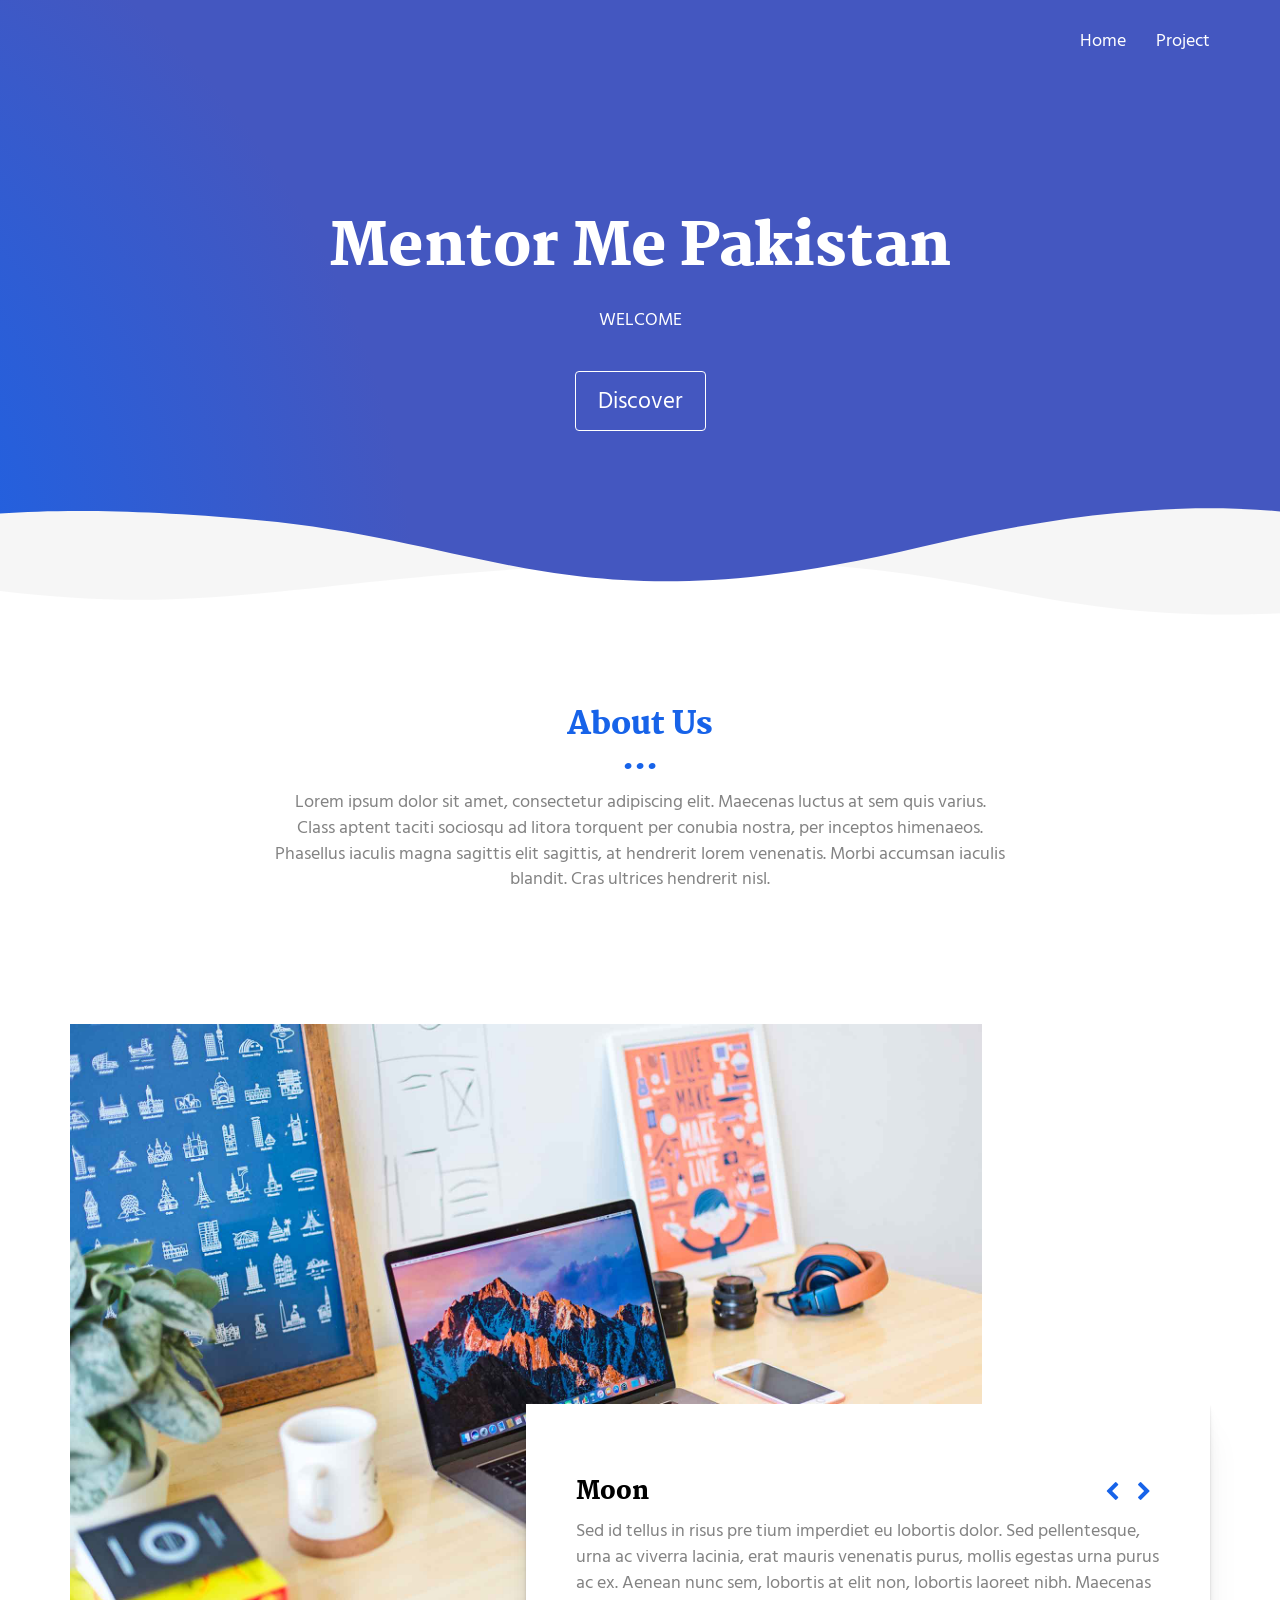
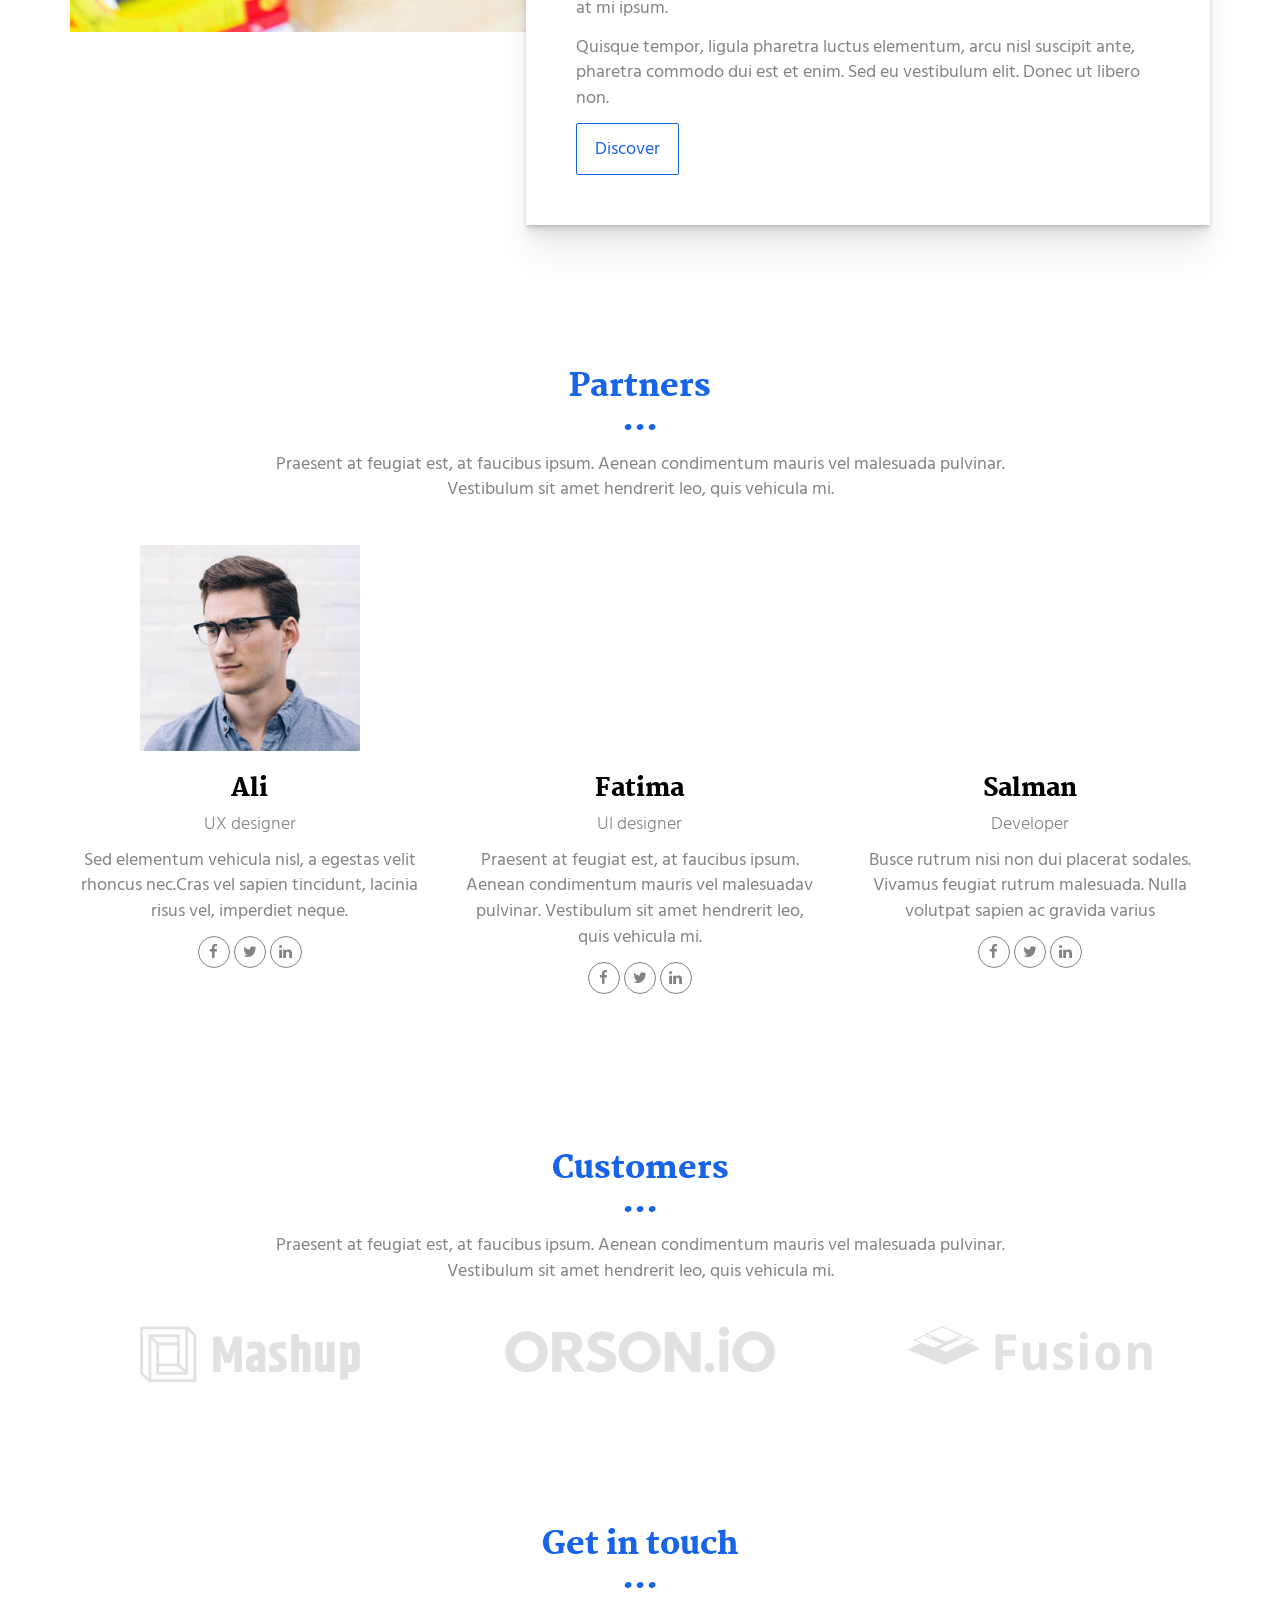
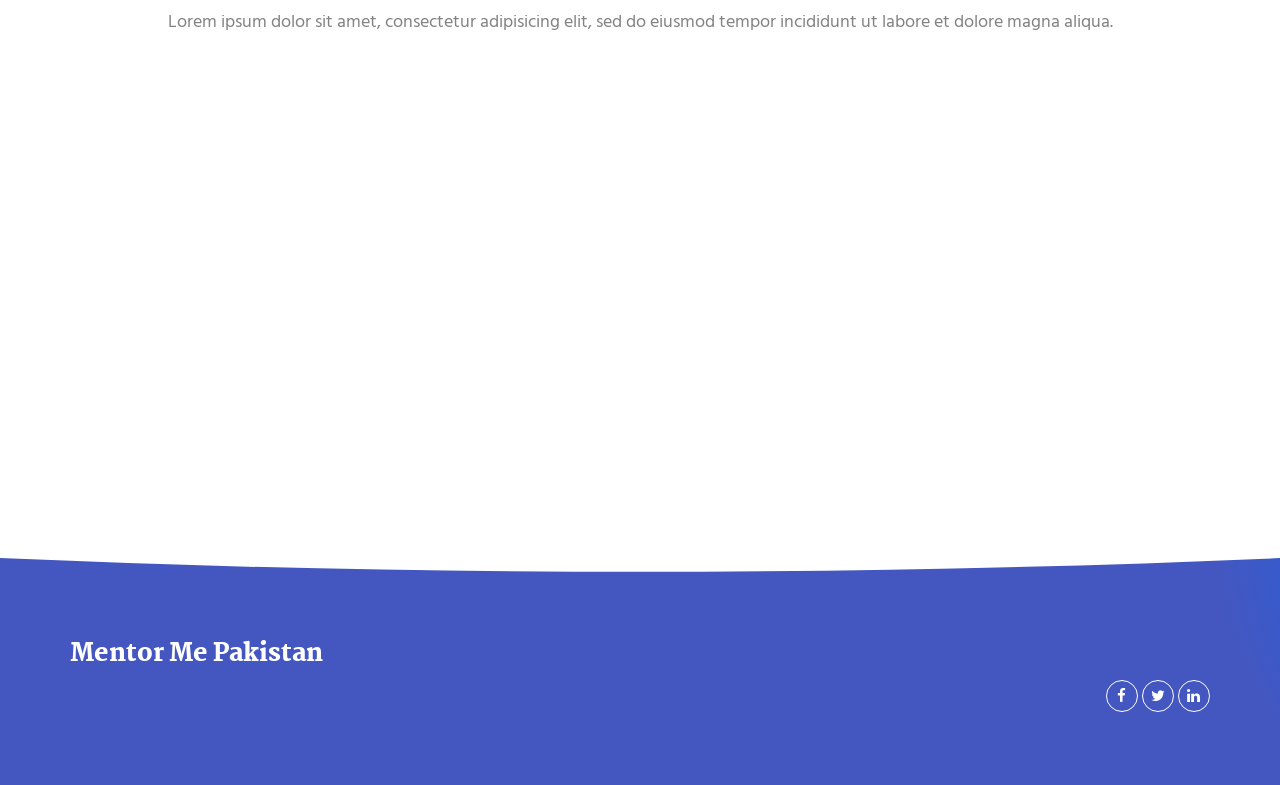
<file: index.html>
<!DOCTYPE html>
<html lang="en">

<head>
    <meta charset="UTF-8">
    <meta content="IE=edge" http-equiv="X-UA-Compatible">
    <meta content="width=device-width,initial-scale=1" name="viewport">
    <meta content="description" name="description">
    <meta name="google" content="notranslate" />
    <!-- <meta content="Mashup templates have been developped by Orson.io team" name="author"> -->

    <!-- Disable tap highlight on IE -->
    <meta name="msapplication-tap-highlight" content="no">


    <link rel="apple-touch-icon" sizes="180x180" href="./assets/apple-icon-180x180.png">
    <link href="./assets/favicon.ico" rel="icon">

    <link href="" rel="stylesheet">


    <title>MentorMePakistan | Providing Platforms</title>

    <link href="./main.550dcf66.css" rel="stylesheet">
</head>

<body>
    <!-- Add your content of header -->
    <header>
        <nav class="navbar navbar-default active">
            <div class="container">
                <div class="navbar-header">
                    <button type="button" class="navbar-toggle collapsed" data-toggle="collapse" data-target="#navbar-collapse" aria-expanded="false">
          <span class="sr-only">Toggle navigation</span>
          <span class="icon-bar"></span>
          <span class="icon-bar"></span>
          <span class="icon-bar"></span>
        </button>
                    <a class="navbar-brand" href="./index.html" title="">
                        <!-- <img src="./assets/images/mashup-icon.svg" class="navbar-logo-img" alt=""> Mashup Template -->
                    </a>
                </div>

                <div class="collapse navbar-collapse" id="navbar-collapse">
                    <ul class="nav navbar-nav navbar-right">
                        <li><a href="./index.html" title="">Home</a></li>
                        <li><a href="./project.html" title="">Project</a></li>
                        <!-- <li>
                            <p>
                                <a href="./components.html" class="btn btn-default navbar-btn" title="">Components</a>
                            </p>
                        </li> -->

                    </ul>
                </div>
            </div>
        </nav>
    </header>

    <!-- Add your site or app content here -->
    <div class="hero-full-container background-image-container white-text-container">
        <div class="container">
            <div class="row">
                <div class="col-xs-12">
                    <h1>Mentor Me Pakistan</h1>
                    <p>WELCOME</p>
                    <br>
                    <a href="./project.html" class="btn btn-default btn-lg" title="">Discover</a>
                </div>
            </div>
        </div>
    </div>

    <div class="section-container">
        <div class="container">
            <div class="row">
                <div class="col-xs-12 col-md-8 col-md-offset-2">
                    <div class="text-center">
                        <h2>About Us</h2>
                        <p>Lorem ipsum dolor sit amet, consectetur adipiscing elit. Maecenas luctus at sem quis varius.
                            <br> Class aptent taciti sociosqu ad litora torquent per conubia nostra, per inceptos himenaeos. Phasellus iaculis magna sagittis elit sagittis, at hendrerit lorem venenatis. Morbi accumsan iaculis blandit. Cras ultrices hendrerit
                            nisl.
                        </p>
                    </div>
                </div>
            </div>
        </div>
    </div>

    <div class="section-container">
        <div class="container">
            <div class="row">
                <div class="col-xs-12">


                    <div id="carousel-example-generic" class="carousel carousel-fade slide" data-ride="carousel">

                        <div class="carousel-inner" role="listbox">
                            
                            <div class="item active">
                                <img class="img-responsive" src="./assets/images/img-06.jpg" alt="First slide">
                                <div class="carousel-caption card-shadow reveal">

                                    <h3>Moon</h3>
                                    <a class="left carousel-control" href="#carousel-example-generic" role="button" data-slide="prev">
                                        <i class="fa fa-chevron-left" aria-hidden="true"></i>
                                        <span class="sr-only">Previous</span>
                                    </a>
                                    <a class="right carousel-control" href="#carousel-example-generic" role="button" data-slide="next">
                                        <i class="fa fa-chevron-right" aria-hidden="true"></i>
                                        <span class="sr-only">Next</span>
                                    </a>
                                    <p>
                                        Sed id tellus in risus pre tium imperdiet eu lobortis dolor. Sed pellentesque, urna ac viverra lacinia, erat mauris venenatis purus, mollis egestas urna purus ac ex. Aenean nunc sem, lobortis at elit non, lobortis laoreet nibh. Maecenas at mi ipsum.
                                    </p>

                                    <p>
                                        Quisque tempor, ligula pharetra luctus elementum, arcu nisl suscipit ante, pharetra commodo dui est et enim. Sed eu vestibulum elit. Donec ut libero non.
                                    </p>
                                    <a href="./project.html" class="btn btn-primary" title="">
                            Discover
                          </a>
                                </div>
                            </div>
                            <div class="item">
                                <img class="img-responsive" src="./assets/images/img-07.jpg" alt="First slide">
                                <div class="carousel-caption card-shadow reveal">

                                    <h3>Lbortis</h3>
                                    <a class="left carousel-control" href="#carousel-example-generic" role="button" data-slide="prev">
                                        <i class="fa fa-chevron-left" aria-hidden="true"></i>
                                        <span class="sr-only">Previous</span>
                                    </a>
                                    <a class="right carousel-control" href="#carousel-example-generic" role="button" data-slide="next">
                                        <i class="fa fa-chevron-right" aria-hidden="true"></i>
                                        <span class="sr-only">Next</span>
                                    </a>
                                    <p>
                                        Pre id tellus in risus pre tium imperdiet eu lobortis dolor. Sed pellentesque, urna ac viverra lacinia, erat mauris venenatis purus, mollis egestas urna purus ac ex. Aenean nunc sem, lobortis at elit non, lobortis laoreet nibh. Maecenas at mi ipsum.
                                    </p>

                                    <p>
                                        Quisque tempor, ligula pharetra luctus elementum, arcu nisl suscipit ante, pharetra commodo dui est et enim. Sed eu vestibulum elit. Donec ut libero non.
                                    </p>
                                    <a href="./project.html" class="btn btn-primary" title="">
                            Discover
                          </a>
                                </div>
                            </div>
                        </div>

                    </div>


                </div>

            </div>

        </div>
    </div>

    <div class="section-container">
        <div class="container text-center">
            <div class="row section-container-spacer">
                <div class="col-xs-12 col-md-12">
                    <h2>Partners</h2>
                    <p>Praesent at feugiat est, at faucibus ipsum. Aenean condimentum mauris vel malesuada pulvinar. <br>Vestibulum sit amet hendrerit leo, quis vehicula mi.</p>
                </div>
            </div>
            <div class="row">
                <div class="col-xs-12 col-md-4">
                    <img src="./assets/images/profil-01.jpg" alt="" class="reveal img-responsive reveal-content image-center">
                    <h3>Ali</h3>
                    <h4>UX designer</h4>
                    <p>Sed elementum vehicula nisl, a egestas velit rhoncus nec.Cras vel sapien tincidunt, lacinia risus vel, imperdiet neque.</p>
                    <p>
                        <a href="https://facebook.com/" class="social-round-icon fa-icon" title="">
                            <i class="fa fa-facebook" aria-hidden="true"></i>
                        </a>
                        <a href="https://twitter.com/" class="social-round-icon fa-icon" title="">
                            <i class="fa fa-twitter" aria-hidden="true"></i>
                        </a>
                        <a href="https://www.linkedin.com/" class="social-round-icon fa-icon" title="">
                            <i class="fa fa-linkedin" aria-hidden="true"></i>
                        </a>
                    </p>
                </div>

                <div class="col-xs-12 col-md-4">
                    <img src="./assets/images/profil-02.jpg" alt="" class="reveal img-responsive reveal-content image-center">
                    <h3>Fatima</h3>
                    <h4>UI designer</h4>
                    <p>Praesent at feugiat est, at faucibus ipsum. Aenean condimentum mauris vel malesuadav pulvinar. Vestibulum sit amet hendrerit leo, quis vehicula mi.</p>
                    <p>
                        <a href="https://facebook.com/" class="social-round-icon fa-icon" title="">
                            <i class="fa fa-facebook" aria-hidden="true"></i>
                        </a>
                        <a href="https://twitter.com/" class="social-round-icon fa-icon" title="">
                            <i class="fa fa-twitter" aria-hidden="true"></i>
                        </a>
                        <a href="https://www.linkedin.com/" class="social-round-icon fa-icon" title="">
                            <i class="fa fa-linkedin" aria-hidden="true"></i>
                        </a>
                    </p>
                </div>
                <div class="col-xs-12 col-md-4">
                    <img src="./assets/images/profil-03.jpg" alt="" class="reveal img-responsive reveal-content image-center">
                    <h3>Salman</h3>
                    <h4>Developer</h4>
                    <p>Busce rutrum nisi non dui placerat sodales. Vivamus feugiat rutrum malesuada. Nulla volutpat sapien ac gravida varius</p>
                    <p>
                        <a href="https://facebook.com/" class="social-round-icon fa-icon" title="">
                            <i class="fa fa-facebook" aria-hidden="true"></i>
                        </a>
                        <a href="https://twitter.com/" class="social-round-icon fa-icon" title="">
                            <i class="fa fa-twitter" aria-hidden="true"></i>
                        </a>
                        <a href="https://www.linkedin.com/" class="social-round-icon fa-icon" title="">
                            <i class="fa fa-linkedin" aria-hidden="true"></i>
                        </a>
                    </p>
                </div>
            </div>
        </div>
    </div>

    <div class="section-container">
        <div class="container text-center">
            <div class="row section-container-spacer">
                <div class="col-xs-12 col-md-12">
                    <h2 class="text-center">Customers</h2>
                    <p>Praesent at feugiat est, at faucibus ipsum. Aenean condimentum mauris vel malesuada pulvinar. <br>Vestibulum sit amet hendrerit leo, quis vehicula mi.</p>
                </div>
            </div>
            <div class="row">
                <div class="col-xs-12 col-md-4">
                    <img src="./assets/images/logo-01.png" alt="" class="img-responsive reveal-content image-center">

                </div>

                <div class="col-xs-12 col-md-4">
                    <img src="./assets/images/logo-02.png" alt="" class="img-responsive reveal-content image-center">
                </div>
                <div class="col-xs-12 col-md-4">
                    <img src="./assets/images/logo-03.png" alt="" class="img-responsive reveal-content image-center">
                </div>
            </div>
        </div>
    </div>


    <div class="section-container contact-container">
        <div class="container">
            <div class="row">
                <div class="col-xs-12 col-md-12">
                    <div class="section-container-spacer">
                        <h2 class="text-center">Get in touch</h2>
                        <p class="text-center">Lorem ipsum dolor sit amet, consectetur adipisicing elit, sed do eiusmod tempor incididunt ut labore et dolore magna aliqua.</p>
                    </div>
                    <div class="card-container">
                        <div class="card card-shadow col-xs-10 col-xs-offset-1 col-md-8 col-md-offset-2 reveal">
                            <form action="" class="reveal-content">
                                <div class="row">
                                    <div class="col-md-7">
                                        <div class="form-group">
                                            <input type="email" class="form-control" id="email" placeholder="Email">
                                        </div>
                                        <div class="form-group">
                                            <input type="text" class="form-control" id="subject" placeholder="Subject">
                                        </div>
                                        <div class="form-group">
                                            <textarea class="form-control" rows="3" placeholder="Enter your message"></textarea>
                                        </div>
                                        <button type="submit" class="btn btn-primary">Send message</button>
                                    </div>
                                    <div class="col-md-5">
                                        <ul class="list-unstyled address-container">

                                            <li>
                                                <span class="fa-icon">
                          <!-- <i class="fa fa fa-map-o" aria-hidden="true"></i> -->
                        </span> Salman Hussain
                                            </li>
                                            <li>
                                                <span class="fa-icon">
                          <i class="fa fa-phone" aria-hidden="true"></i>
                        </span> +92 316 0598640
                                            </li>
                                            <!-- <li>
                                                <span class="fa-icon">
                          <i class="fa fa fa-map-o" aria-hidden="true"></i>
                        </span> 42 rue Moulbert 75016 Paris
                                            </li> -->
                                        </ul>
                                    </div>
                                </div>
                            </form>
                        </div>
                        <!-- <div class="card-image col-xs-12" style="background-image: url('/assets/images/img-01.jpg')">
                        </div> -->
                    </div>
                </div>
            </div>
        </div>
    </div>

    <script>
        document.addEventListener("DOMContentLoaded", function(event) {
            navbarFixedTopAnimation();
        });
    </script>

    <footer class="footer-container white-text-container">
        <div class="container">
            <div class="row">


                <div class="col-xs-12">
                    <h3>Mentor Me Pakistan</h3>

                    <div class="row">
                        <div class="col-xs-12 col-sm-7">
                            <!-- <p><small>Website created with <a href="http://www.mashup-template.com/" title="Create website with free html template">Mashup Template</a>/<a href="https://www.unsplash.com/" title="Beautiful Free Images">Unsplash</a></small>
                            </p> -->
                        </div>
                        <div class="col-xs-12 col-sm-5">
                            <p class="text-right">
                                <a href="https://facebook.com/" class="social-round-icon white-round-icon fa-icon" title="">
                                    <i class="fa fa-facebook" aria-hidden="true"></i>
                                </a>
                                <a href="https://twitter.com/" class="social-round-icon white-round-icon fa-icon" title="">
                                    <i class="fa fa-twitter" aria-hidden="true"></i>
                                </a>
                                <a href="https://www.linkedin.com/" class="social-round-icon white-round-icon fa-icon" title="">
                                    <i class="fa fa-linkedin" aria-hidden="true"></i>
                                </a>
                            </p>
                        </div>
                    </div>


                </div>
            </div>
        </div>
    </footer>

    <script>
        document.addEventListener("DOMContentLoaded", function(event) {
            navActivePage();
            scrollRevelation('.reveal');
        });
    </script>

    <!-- Google Analytics: change UA-XXXXX-X to be your site's ID 

<script>
  (function (i, s, o, g, r, a, m) {
    i['GoogleAnalyticsObject'] = r; i[r] = i[r] || function () {
      (i[r].q = i[r].q || []).push(arguments)
    }, i[r].l = 1 * new Date(); a = s.createElement(o),
      m = s.getElementsByTagName(o)[0]; a.async = 1; a.src = g; m.parentNode.insertBefore(a, m)
  })(window, document, 'script', '//www.google-analytics.com/analytics.js', 'ga');
  ga('create', 'UA-XXXXX-X', 'auto');
  ga('send', 'pageview');
</script>

-->
    <script type="text/javascript" src="./main.0cf8b554.js"></script>
</body>

</html>
</file>
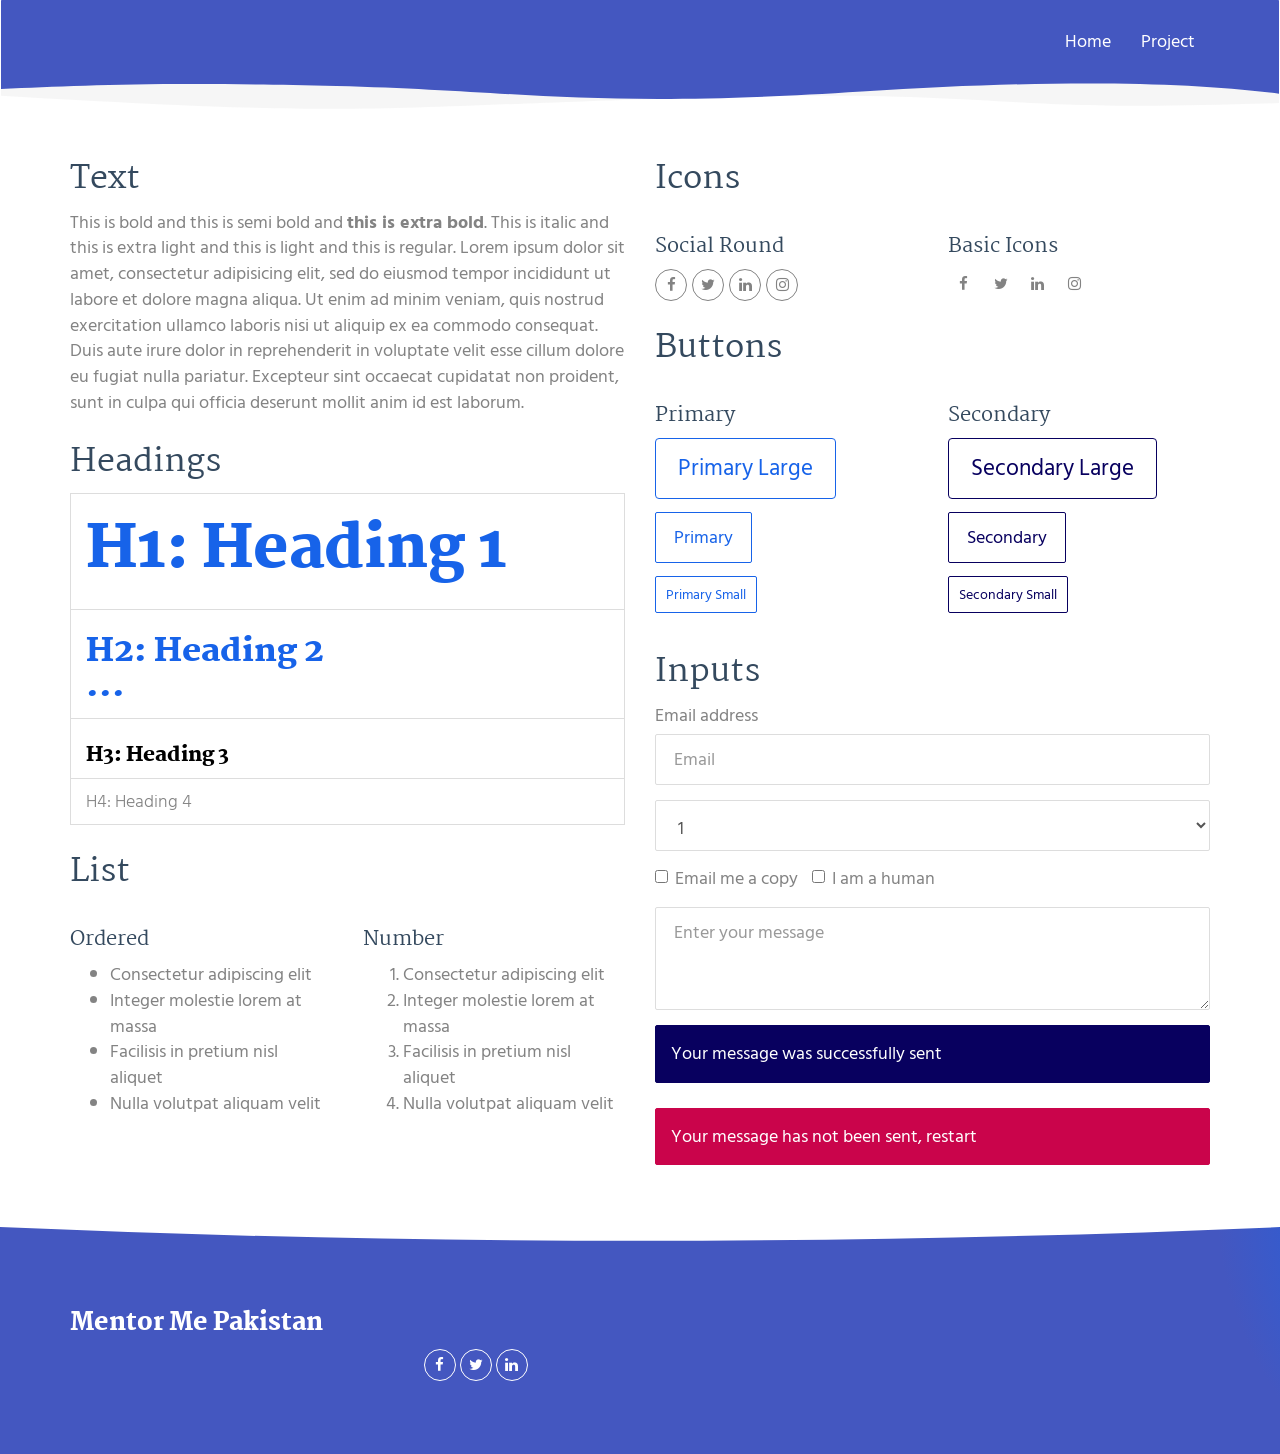
<file: components.html>
<!DOCTYPE html>
<html lang="en">

<head>
    <meta charset="UTF-8">
    <meta content="IE=edge" http-equiv="X-UA-Compatible">
    <meta content="width=device-width,initial-scale=1" name="viewport">
    <meta content="description" name="description">
    <meta name="google" content="notranslate" />
    <meta content="Mashup templates have been developped by Orson.io team" name="author">

    <!-- Disable tap highlight on IE -->
    <meta name="msapplication-tap-highlight" content="no">


    <link rel="apple-touch-icon" sizes="180x180" href="./assets/apple-icon-180x180.png">
    <link href="./assets/favicon.ico" rel="icon">

    <link href="" rel="stylesheet">


    <title>MentorMePakistan | Providing Platforms</title>

    <link href="./main.550dcf66.css" rel="stylesheet">
</head>

<body>
    <!-- Add your content of header -->
    <header>
        <nav class="navbar navbar-default active">
            <div class="container">
                <div class="navbar-header">
                    <button type="button" class="navbar-toggle collapsed" data-toggle="collapse" data-target="#navbar-collapse" aria-expanded="false">
          <span class="sr-only">Toggle navigation</span>
          <span class="icon-bar"></span>
          <span class="icon-bar"></span>
          <span class="icon-bar"></span>
        </button>
                    <!-- <a class="navbar-brand" href="./index.html" title="">
                        <img src="./assets/images/mashup-icon.svg" class="navbar-logo-img" alt=""> Mashup Template
                    </a> -->
                </div>

                <div class="collapse navbar-collapse" id="navbar-collapse">
                    <ul class="nav navbar-nav navbar-right">
                        <li><a href="./index.html" title="">Home</a></li>
                        <li><a href="./project.html" title="">Project</a></li>
                        <!-- <li>
                            <p>
                                <a href="./components.html" class="btn btn-default navbar-btn" title="">Components</a>
                            </p>
                        </li> -->

                    </ul>
                </div>
            </div>
        </nav>
    </header>

    <!-- Add your site or app content here -->
    <div class="container">
        <div class="row">
            <div class="col-xs-12 col-md-6">

                <div class="template-example">
                    <h2 class="template-title-example">Text</h2>
                    <p>This is bold and this is semi bold and <b>this is extra bold</b>. This is italic and this is extra light and this is light and this is regular. Lorem ipsum dolor sit amet, consectetur adipisicing elit, sed do eiusmod tempor incididunt
                        ut labore et dolore magna aliqua. Ut enim ad minim veniam, quis nostrud exercitation ullamco laboris nisi ut aliquip ex ea commodo consequat. Duis aute irure dolor in reprehenderit in voluptate velit esse cillum dolore eu fugiat
                        nulla pariatur. Excepteur sint occaecat cupidatat non proident, sunt in culpa qui officia deserunt mollit anim id est laborum.
                    </p>
                </div>

                <div class="template-example">
                    <h2 class="template-title-example">Headings</h2>

                    <table class="table table-bordered">
                        <tr>
                            <td>
                                <h1>H1: Heading 1</h1>
                            </td>
                        </tr>
                        <tr>
                            <td>
                                <h2>H2: Heading 2</h2>
                            </td>
                        </tr>
                        <tr>
                            <td>
                                <h3>H3: Heading 3</h3>
                            </td>
                        </tr>
                        <tr>
                            <td>
                                <h4>H4: Heading 4</h4>
                            </td>
                        </tr>
                    </table>
                </div>

                <div class="template-example">
                    <h2 class="template-title-example">List</h2>
                    <div class="row">
                        <div class="col-md-6">
                            <h3 class="template-title-example">Ordered</h3>
                            <ul>
                                <li>Consectetur adipiscing elit</li>
                                <li>Integer molestie lorem at massa</li>
                                <li>Facilisis in pretium nisl aliquet</li>
                                <li>Nulla volutpat aliquam velit</li>
                            </ul>
                        </div>
                        <div class="col-md-6">
                            <h3 class="template-title-example">Number</h3>
                            <ol>
                                <li>Consectetur adipiscing elit</li>
                                <li>Integer molestie lorem at massa</li>
                                <li>Facilisis in pretium nisl aliquet</li>
                                <li>Nulla volutpat aliquam velit</li>
                            </ol>
                        </div>
                    </div>
                </div>


            </div>

            <div class="col-xs-12 col-md-6">
                <div class="template-example">
                    <h2 class="template-title-example">Icons</h2>

                    <div class="row">
                        <div class="col-md-6">
                            <h3 class="template-title-example">Social Round</h2>
                                <ul class="list-icons">
                                    <li>
                                        <a href="" class="social-round-icon fa-icon">
                                            <i class="fa fa-facebook"></i>
                                        </a>
                                    </li>
                                    <li>
                                        <a href="" class="social-round-icon fa-icon">
                                            <i class="fa fa-twitter"></i>
                                        </a>
                                    </li>
                                    <li>
                                        <a href="" class="social-round-icon fa-icon">
                                            <i class="fa fa-linkedin"></i>
                                        </a>
                                    </li>
                                    <li>
                                        <a href="" class="social-round-icon fa-icon">
                                            <i class="fa fa-instagram"></i>
                                        </a>
                                    </li>
                                </ul>
                        </div>
                        <div class="col-md-6">
                            <h3 class="template-title-example">Basic Icons</h2>
                                <ul class="list-icons">
                                    <li>
                                        <span class="fa-icon">
                      <i class="fa fa-facebook"></i>
                    </span>
                                    </li>
                                    <li>
                                        <span class="fa-icon">
                      <i class="fa fa-twitter"></i>
                    </span>
                                    </li>
                                    <li>
                                        <span class="fa-icon">
                      <i class="fa fa-linkedin"></i>
                    </span>
                                    </li>
                                    <li>
                                        <span class="fa-icon">
                      <i class="fa fa-instagram"></i>
                    </span>
                                    </li>
                                </ul>
                        </div>

                    </div>





                </div>

                <div class="template-example">
                    <h2 class="template-title-example">Buttons</h2>
                    <div class="row">
                        <div class="col-md-6">
                            <h3 class="template-title-example">Primary</h2>
                                <div class="row">
                                    <div class="col-md-6">
                                        <p><a href="" class="btn btn-primary btn-lg">Primary Large</a></p>
                                        <p><a href="" class="btn btn-primary">Primary </a></p>
                                        <p><a href="" class="btn btn-primary btn-sm">Primary Small</a></p>
                                    </div>
                                </div>

                        </div>

                        <div class="col-md-6">
                            <h3 class="template-title-example">Secondary</h2>
                                <div class="row">
                                    <div class="col-md-6">
                                        <p><a href="" class="btn btn-info btn-lg">Secondary Large</a></p>
                                        <p><a href="" class="btn btn-info">Secondary </a></p>
                                        <p><a href="" class="btn btn-info btn-sm">Secondary Small</a></p>
                                    </div>
                                </div>
                        </div>
                    </div>
                </div>

                <div class="template-example">
                    <h2 class="template-title-example">Inputs</h2>

                    <div class="form-group">
                        <label for="exampleInputEmail1">Email address</label>
                        <input type="email" class="form-control" id="exampleInputEmail1" placeholder="Email">
                    </div>

                    <div class="form-group">
                        <select class="form-control">
                <option>1</option>
                <option>2</option>
                <option>3</option>
                <option>4</option>
                <option>5</option>
              </select>
                    </div>

                    <div class="form-group">
                        <label class="checkbox-inline">
                <input 
                type="checkbox" id="inlineCheckbox1" value="option1"> Email me a copy
              </label>
                        <label class="checkbox-inline">
                <input type="checkbox" id="inlineCheckbox2" value="option2"> I am a human
              </label>
                    </div>

                    <div class="form-group">
                        <textarea class="form-control" rows="3" placeholder="Enter your message"></textarea>
                    </div>

                    <div class="alert alert-success" role="alert">Your message was successfully sent</div>
                    <div class="alert alert-danger" role="alert">Your message has not been sent, restart</div>
                </div>




            </div>
        </div>
    </div>

    <footer class="footer-container white-text-container">
        <div class="container">
            <div class="row">


                <div class="col-xs-12">
                    <h3>Mentor Me Pakistan</h3>

                    <div class="row">
                        <!-- <div class="col-xs-12 col-sm-7">
                            <p><small>Website created with <a href="http://www.mashup-template.com/" title="Create website with free html template">Mashup Template</a>/<a href="https://www.unsplash.com/" title="Beautiful Free Images">Unsplash</a></small>
                            </p>
                        </div> -->
                        <div class="col-xs-12 col-sm-5">
                            <p class="text-right">
                                <a href="https://facebook.com/" class="social-round-icon white-round-icon fa-icon" title="">
                                    <i class="fa fa-facebook" aria-hidden="true"></i>
                                </a>
                                <a href="https://twitter.com/" class="social-round-icon white-round-icon fa-icon" title="">
                                    <i class="fa fa-twitter" aria-hidden="true"></i>
                                </a>
                                <a href="https://www.linkedin.com/" class="social-round-icon white-round-icon fa-icon" title="">
                                    <i class="fa fa-linkedin" aria-hidden="true"></i>
                                </a>
                            </p>
                        </div>
                    </div>


                </div>
            </div>
        </div>
    </footer>

    <script>
        document.addEventListener("DOMContentLoaded", function(event) {
            navActivePage();
            scrollRevelation('.reveal');
        });
    </script>

    <!-- Google Analytics: change UA-XXXXX-X to be your site's ID 

<script>
  (function (i, s, o, g, r, a, m) {
    i['GoogleAnalyticsObject'] = r; i[r] = i[r] || function () {
      (i[r].q = i[r].q || []).push(arguments)
    }, i[r].l = 1 * new Date(); a = s.createElement(o),
      m = s.getElementsByTagName(o)[0]; a.async = 1; a.src = g; m.parentNode.insertBefore(a, m)
  })(window, document, 'script', '//www.google-analytics.com/analytics.js', 'ga');
  ga('create', 'UA-XXXXX-X', 'auto');
  ga('send', 'pageview');
</script>

-->
    <script type="text/javascript" src="./main.0cf8b554.js"></script>
</body>

</html>
</file>
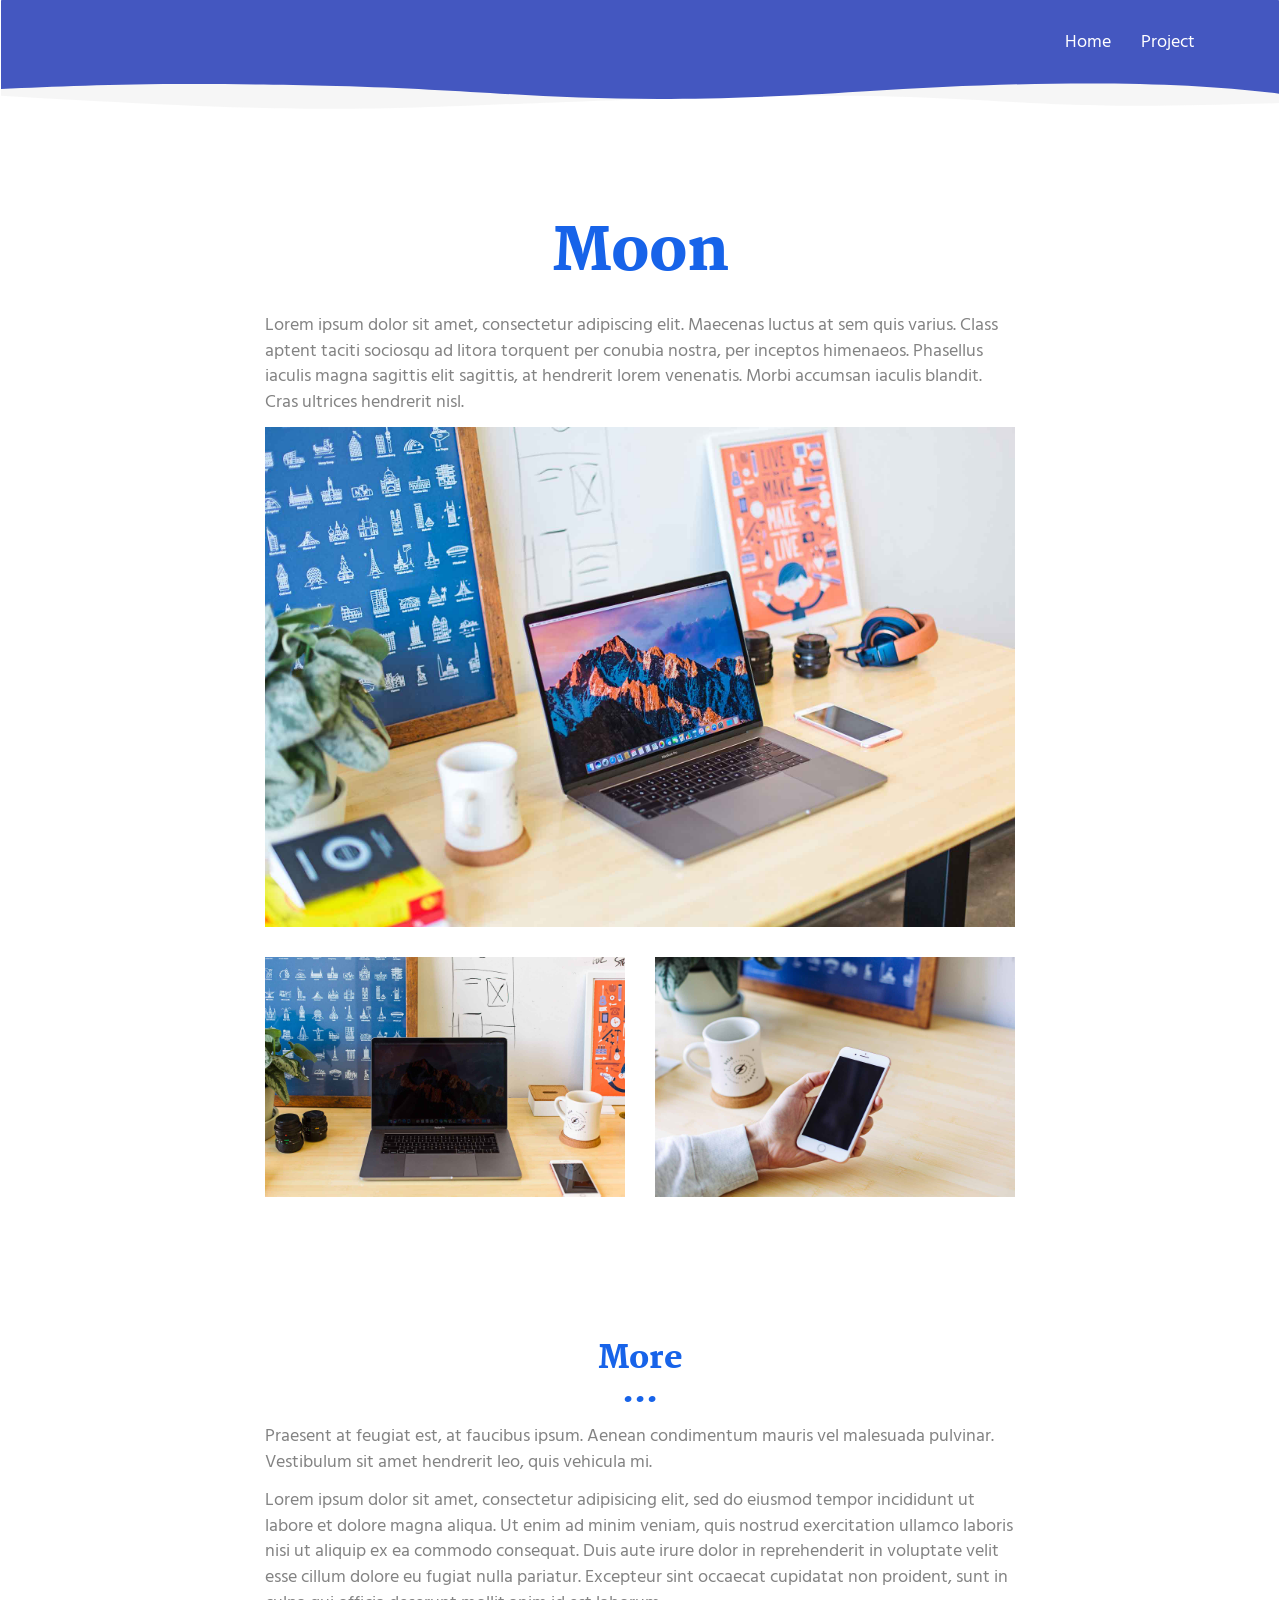
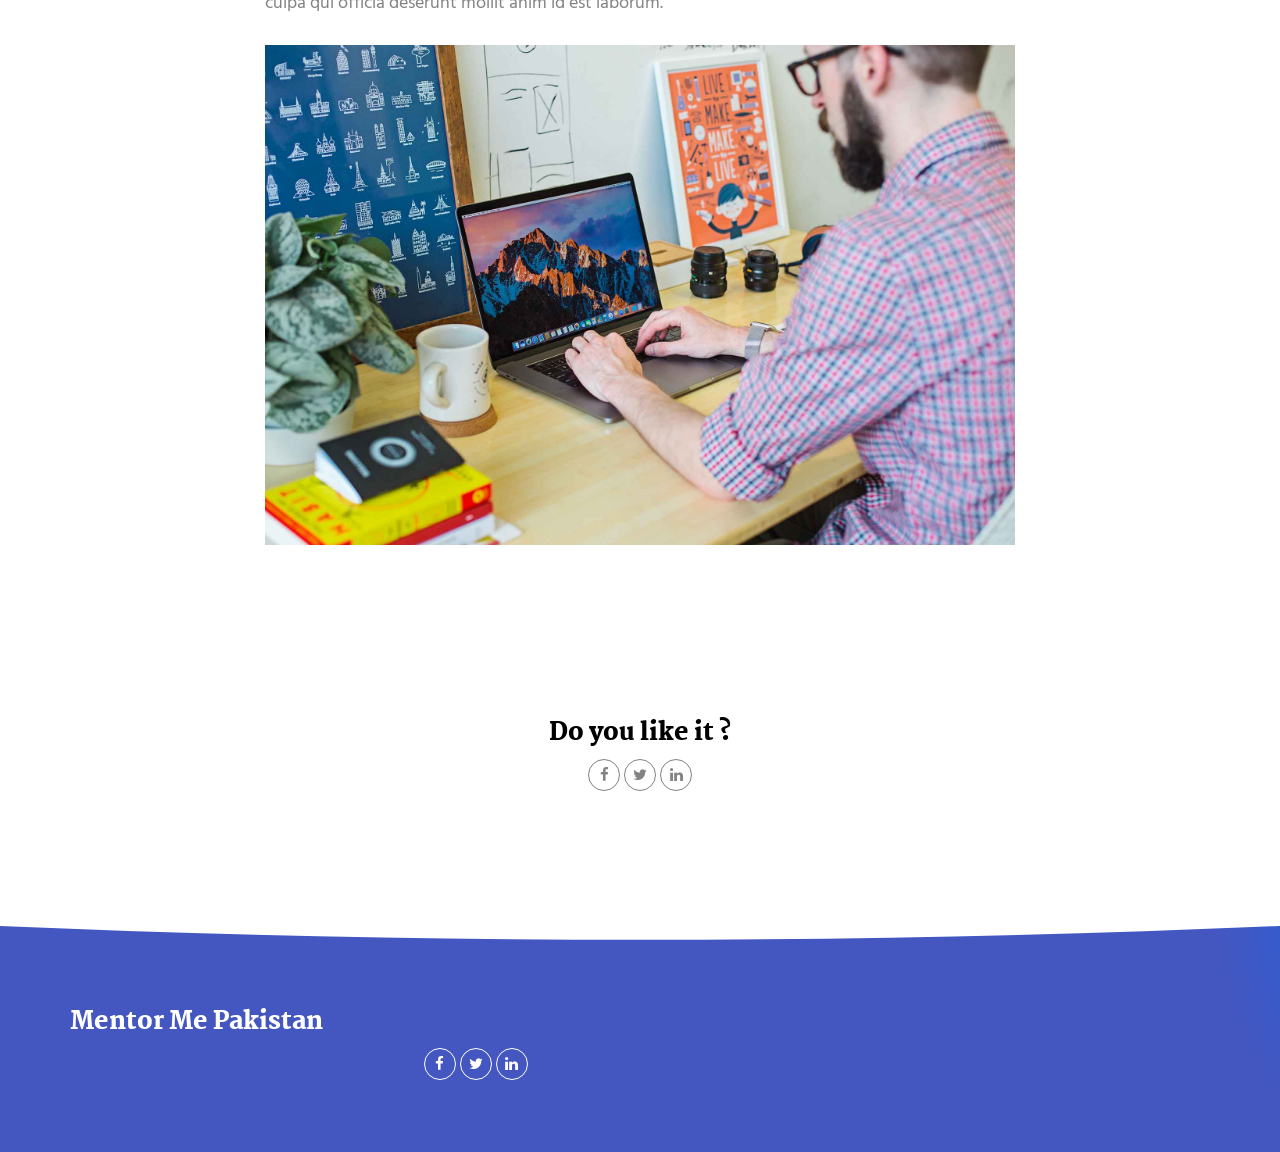
<file: project.html>
<!DOCTYPE html>
<html lang="en">

<head>
    <meta charset="UTF-8">
    <meta content="IE=edge" http-equiv="X-UA-Compatible">
    <meta content="width=device-width,initial-scale=1" name="viewport">
    <meta content="description" name="description">
    <meta name="google" content="notranslate" />
    <meta content="Mashup templates have been developped by Orson.io team" name="author">

    <!-- Disable tap highlight on IE -->
    <meta name="msapplication-tap-highlight" content="no">


    <link rel="apple-touch-icon" sizes="180x180" href="./assets/apple-icon-180x180.png">
    <link href="./assets/favicon.ico" rel="icon">

    <link href="" rel="stylesheet">


    <title>MentorMePakistan | Providing Platforms</title>

    <link href="./main.550dcf66.css" rel="stylesheet">
</head>

<body>
    <!-- Add your content of header -->
    <header>
        <nav class="navbar navbar-default active">
            <div class="container">
                <!-- <div class="navbar-header">
                    <button type="button" class="navbar-toggle collapsed" data-toggle="collapse" data-target="#navbar-collapse" aria-expanded="false">
          <span class="sr-only">Toggle navigation</span>
          <span class="icon-bar"></span>
          <span class="icon-bar"></span>
          <span class="icon-bar"></span>
        </button>
                    <a class="navbar-brand" href="./index.html" title="">
                        <img src="./assets/images/mashup-icon.svg" class="navbar-logo-img" alt=""> Mashup Template
                    </a>
                </div> -->

                <div class="collapse navbar-collapse" id="navbar-collapse">
                    <ul class="nav navbar-nav navbar-right">
                        <li><a href="./index.html" title="">Home</a></li>
                        <li><a href="./project.html" title="">Project</a></li>
                        <!-- <li>
                            <p>
                                <a href="./components.html" class="btn btn-default navbar-btn" title="">Components</a>
                            </p>
                        </li> -->

                    </ul>
                </div>
            </div>
        </nav>
    </header>

    <div class="section-container">
        <div class="container">
            <div class="row">
                <div class="col-xs-12 col-md-8 col-md-offset-2">
                    <h1 class="text-center">Moon</h1>
                    <p>Lorem ipsum dolor sit amet, consectetur adipiscing elit. Maecenas luctus at sem quis varius. Class aptent taciti sociosqu ad litora torquent per conubia nostra, per inceptos himenaeos. Phasellus iaculis magna sagittis elit sagittis,
                        at hendrerit lorem venenatis. Morbi accumsan iaculis blandit. Cras ultrices hendrerit nisl.</p>

                    <div class="section-container-spacer">
                        <img src="./assets/images/img-06.jpg" alt="" class="img-responsive reveal-content" data-action="zoom">
                    </div>

                    <div class="row">
                        <div class="col-xs-6">
                            <img src="./assets/images/img-04.jpg" alt="" class="img-responsive reveal-content" data-action="zoom">
                        </div>
                        <div class="col-xs-6">
                            <img src="./assets/images/img-07.jpg" alt="" class="img-responsive reveal-content" data-action="zoom">
                        </div>
                    </div>
                </div>
            </div>
        </div>
    </div>

    <div class="section-container">
        <div class="container">
            <div class="row section-container-spacer">
                <div class="col-xs-12 col-md-8 col-md-offset-2">
                    <h2 class="text-center">More</h2>
                    <div class="section-container-spacer">
                        <p>Praesent at feugiat est, at faucibus ipsum. Aenean condimentum mauris vel malesuada pulvinar. Vestibulum sit amet hendrerit leo, quis vehicula mi.</p>
                        <p>Lorem ipsum dolor sit amet, consectetur adipisicing elit, sed do eiusmod tempor incididunt ut labore et dolore magna aliqua. Ut enim ad minim veniam, quis nostrud exercitation ullamco laboris nisi ut aliquip ex ea commodo consequat.
                            Duis aute irure dolor in reprehenderit in voluptate velit esse cillum dolore eu fugiat nulla pariatur. Excepteur sint occaecat cupidatat non proident, sunt in culpa qui officia deserunt mollit anim id est laborum.</p>
                    </div>
                    <img src="./assets/images/img-05.jpg" alt="" class="img-responsive reveal-content" data-action="zoom">
                </div>
            </div>
        </div>
    </div>

    <div class="section-container">
        <div class="container text-center">
            <div class="row section-container-spacer">
                <div class="col-xs-12 col-md-12">

                    <h3>Do you like it ?</h3>
                    <p>
                        <a href="https://facebook.com/" class="social-round-icon fa-icon" title="">
                            <i class="fa fa-facebook" aria-hidden="true"></i>
                        </a>
                        <a href="https://twitter.com/" class="social-round-icon fa-icon" title="">
                            <i class="fa fa-twitter" aria-hidden="true"></i>
                        </a>
                        <a href="https://www.linkedin.com/" class="social-round-icon fa-icon" title="">
                            <i class="fa fa-linkedin" aria-hidden="true"></i>
                        </a>
                    </p>
                </div>
            </div>

        </div>
    </div>

    <footer class="footer-container white-text-container">
        <div class="container">
            <div class="row">


                <div class="col-xs-12">
                    <h3>Mentor Me Pakistan</h3>

                    <div class="row">
                        <!-- <div class="col-xs-12 col-sm-7">
                            <p><small>Website created with <a href="http://www.mashup-template.com/" title="Create website with free html template">Mashup Template</a>/<a href="https://www.unsplash.com/" title="Beautiful Free Images">Unsplash</a></small>
                            </p>
                        </div> -->
                        <div class="col-xs-12 col-sm-5">
                            <p class="text-right">
                                <a href="https://facebook.com/" class="social-round-icon white-round-icon fa-icon" title="">
                                    <i class="fa fa-facebook" aria-hidden="true"></i>
                                </a>
                                <a href="https://twitter.com/" class="social-round-icon white-round-icon fa-icon" title="">
                                    <i class="fa fa-twitter" aria-hidden="true"></i>
                                </a>
                                <a href="https://www.linkedin.com/" class="social-round-icon white-round-icon fa-icon" title="">
                                    <i class="fa fa-linkedin" aria-hidden="true"></i>
                                </a>
                            </p>
                        </div>
                    </div>


                </div>
            </div>
        </div>
    </footer>

    <script>
        document.addEventListener("DOMContentLoaded", function(event) {
            navActivePage();
            scrollRevelation('.reveal');
        });
    </script>

    <!-- Google Analytics: change UA-XXXXX-X to be your site's ID 

<script>
  (function (i, s, o, g, r, a, m) {
    i['GoogleAnalyticsObject'] = r; i[r] = i[r] || function () {
      (i[r].q = i[r].q || []).push(arguments)
    }, i[r].l = 1 * new Date(); a = s.createElement(o),
      m = s.getElementsByTagName(o)[0]; a.async = 1; a.src = g; m.parentNode.insertBefore(a, m)
  })(window, document, 'script', '//www.google-analytics.com/analytics.js', 'ga');
  ga('create', 'UA-XXXXX-X', 'auto');
  ga('send', 'pageview');
</script>

-->
    <script type="text/javascript" src="./main.0cf8b554.js"></script>
</body>

</html>
</file>
<file: main.550dcf66.css>
@import url(https://fonts.googleapis.com/css?family=Hind+Siliguri:300,600|Martel:400,900);@import url(https://maxcdn.bootstrapcdn.com/font-awesome/4.7.0/css/font-awesome.min.css);/*!
 * Bootstrap v3.3.7 (http://getbootstrap.com)
 * Copyright 2011-2016 Twitter, Inc.
 * Licensed under MIT (https://github.com/twbs/bootstrap/blob/master/LICENSE)
 */
/*! normalize.css v3.0.3 | MIT License | github.com/necolas/normalize.css */html{font-family:sans-serif;-ms-text-size-adjust:100%;-webkit-text-size-adjust:100%}body{margin:0}article,aside,details,figcaption,figure,footer,header,hgroup,main,menu,nav,section,summary{display:block}audio,canvas,progress,video{display:inline-block;vertical-align:baseline}audio:not([controls]){display:none;height:0}[hidden],template{display:none}a{background-color:transparent}a:active,a:hover{outline:0}abbr[title]{border-bottom:1px dotted}b,strong{font-weight:700}dfn{font-style:italic}h1{font-size:2em;margin:.67em 0}mark{background:#ff0;color:#000}small{font-size:80%}sub,sup{font-size:75%;line-height:0;position:relative;vertical-align:baseline}sup{top:-.5em}sub{bottom:-.25em}img{border:0}svg:not(:root){overflow:hidden}figure{margin:1em 40px}hr{box-sizing:content-box;height:0}pre{overflow:auto}code,kbd,pre,samp{font-family:monospace,monospace;font-size:1em}button,input,optgroup,select,textarea{color:inherit;font:inherit;margin:0}button{overflow:visible}button,select{text-transform:none}button,html input[type=button],input[type=reset],input[type=submit]{-webkit-appearance:button;cursor:pointer}button[disabled],html input[disabled]{cursor:default}button::-moz-focus-inner,input::-moz-focus-inner{border:0;padding:0}input{line-height:normal}input[type=checkbox],input[type=radio]{box-sizing:border-box;padding:0}input[type=number]::-webkit-inner-spin-button,input[type=number]::-webkit-outer-spin-button{height:auto}input[type=search]{-webkit-appearance:textfield;box-sizing:content-box}input[type=search]::-webkit-search-cancel-button,input[type=search]::-webkit-search-decoration{-webkit-appearance:none}fieldset{border:1px solid silver;margin:0 2px;padding:.35em .625em .75em}textarea{overflow:auto}optgroup{font-weight:700}table{border-collapse:collapse;border-spacing:0}td,th{padding:0}

/*! Source: https://github.com/h5bp/html5-boilerplate/blob/master/src/css/main.css */@media print{*,:after,:before{background:transparent!important;color:#000!important;box-shadow:none!important;text-shadow:none!important}a,a:visited{text-decoration:underline}a[href]:after{content:" (" attr(href) ")"}abbr[title]:after{content:" (" attr(title) ")"}a[href^="#"]:after,a[href^="javascript:"]:after{content:""}blockquote,pre{border:1px solid #999;page-break-inside:avoid}thead{display:table-header-group}img,tr{page-break-inside:avoid}img{max-width:100%!important}h2,h3,p{orphans:3;widows:3}h2,h3{page-break-after:avoid}.navbar{display:none}.btn>.caret,.dropup>.btn>.caret{border-top-color:#000!important}.label{border:1px solid #000}.table{border-collapse:collapse!important}.table td,.table th{background-color:#fff!important}.table-bordered td,.table-bordered th{border:1px solid #ddd!important}}*,:after,:before{-webkit-box-sizing:border-box;-moz-box-sizing:border-box;box-sizing:border-box}html{font-size:10px;-webkit-tap-highlight-color:transparent}body{font-family:Hind Siliguri,Helvetica,Arial,sans-serif;font-size:18px;line-height:1.42857;color:#838383;background-color:#fff}button,input,select,textarea{font-family:inherit;font-size:inherit;line-height:inherit}a{color:#1763e9;text-decoration:none}a:focus,a:hover{color:#1045a4;text-decoration:underline}a:focus{outline:5px auto -webkit-focus-ring-color;outline-offset:-2px}figure{margin:0}img{vertical-align:middle}.img-responsive{display:block;max-width:100%;height:auto}.img-rounded{border-radius:4px}.img-thumbnail{padding:4px;line-height:1.42857;background-color:#fff;border:1px solid #ddd;border-radius:2px;-webkit-transition:all .2s ease-in-out;-o-transition:all .2s ease-in-out;transition:all .2s ease-in-out;display:inline-block;max-width:100%;height:auto}.img-circle{border-radius:50%}hr{margin-top:25px;margin-bottom:25px;border:0;border-top:1px solid #eee}.sr-only{position:absolute;width:1px;height:1px;margin:-1px;padding:0;overflow:hidden;clip:rect(0,0,0,0);border:0}.sr-only-focusable:active,.sr-only-focusable:focus{position:static;width:auto;height:auto;margin:0;overflow:visible;clip:auto}[role=button]{cursor:pointer}.h1,.h2,.h3,.h4,.h5,.h6,h1,h2,h3,h4,h5,h6{font-family:Martel,Times New Roman,Times,serif;font-weight:900;line-height:1.1;color:#1763e9}.h1 .small,.h1 small,.h2 .small,.h2 small,.h3 .small,.h3 small,.h4 .small,.h4 small,.h5 .small,.h5 small,.h6 .small,.h6 small,h1 .small,h1 small,h2 .small,h2 small,h3 .small,h3 small,h4 .small,h4 small,h5 .small,h5 small,h6 .small,h6 small{font-weight:400;line-height:1;color:#777}.h1,.h2,.h3,h1,h2,h3{margin-top:25px;margin-bottom:12.5px}.h1 .small,.h1 small,.h2 .small,.h2 small,.h3 .small,.h3 small,h1 .small,h1 small,h2 .small,h2 small,h3 .small,h3 small{font-size:65%}.h4,.h5,.h6,h4,h5,h6{margin-top:12.5px;margin-bottom:12.5px}.h4 .small,.h4 small,.h5 .small,.h5 small,.h6 .small,.h6 small,h4 .small,h4 small,h5 .small,h5 small,h6 .small,h6 small{font-size:75%}.h1,h1{font-size:59px}.h2,h2{font-size:31px}.h3,h3{font-size:24px}.h4,.h5,h4,h5{font-size:18px}.h6,h6{font-size:16px}p{margin:0 0 12.5px}.lead{margin-bottom:25px;font-size:20px;font-weight:300;line-height:1.4}@media (min-width:768px){.lead{font-size:27px}}.small,small{font-size:77%}.mark,mark{background-color:#fcf8e3;padding:.2em}.text-left{text-align:left}.text-right{text-align:right}.text-center{text-align:center}.text-justify{text-align:justify}.text-nowrap{white-space:nowrap}.text-lowercase{text-transform:lowercase}.initialism,.text-uppercase{text-transform:uppercase}.text-capitalize{text-transform:capitalize}.text-muted{color:#777}.text-primary{color:#1763e9}a.text-primary:focus,a.text-primary:hover{color:#124fbb}.text-success{color:#fff}a.text-success:focus,a.text-success:hover{color:#e6e6e6}.text-info{color:#31708f}a.text-info:focus,a.text-info:hover{color:#245269}.text-warning{color:#8a6d3b}a.text-warning:focus,a.text-warning:hover{color:#66512c}.text-danger{color:#fff}a.text-danger:focus,a.text-danger:hover{color:#e6e6e6}.bg-primary{color:#fff;background-color:#1763e9}a.bg-primary:focus,a.bg-primary:hover{background-color:#124fbb}.bg-success{background-color:#08005f}a.bg-success:focus,a.bg-success:hover{background-color:#04002c}.bg-info{background-color:#d9edf7}a.bg-info:focus,a.bg-info:hover{background-color:#afd9ee}.bg-warning{background-color:#fcf8e3}a.bg-warning:focus,a.bg-warning:hover{background-color:#f7ecb5}.bg-danger{background-color:#ca044b}a.bg-danger:focus,a.bg-danger:hover{background-color:#980338}.page-header{padding-bottom:11.5px;margin:50px 0 25px;border-bottom:1px solid #eee}ol,ul{margin-top:0;margin-bottom:12.5px}ol ol,ol ul,ul ol,ul ul{margin-bottom:0}.list-inline,.list-unstyled{padding-left:0;list-style:none}.list-inline{margin-left:-5px}.list-inline>li{display:inline-block;padding-left:5px;padding-right:5px}dl{margin-top:0;margin-bottom:25px}dd,dt{line-height:1.42857}dt{font-weight:700}dd{margin-left:0}.dl-horizontal dd:after,.dl-horizontal dd:before{content:" ";display:table}.dl-horizontal dd:after{clear:both}@media (min-width:768px){.dl-horizontal dt{float:left;width:160px;clear:left;text-align:right;overflow:hidden;text-overflow:ellipsis;white-space:nowrap}.dl-horizontal dd{margin-left:180px}}abbr[data-original-title],abbr[title]{cursor:help;border-bottom:1px dotted #777}.initialism{font-size:90%}blockquote{padding:12.5px 25px;margin:0 0 25px;font-size:22.5px;border-left:5px solid #eee}blockquote ol:last-child,blockquote p:last-child,blockquote ul:last-child{margin-bottom:0}blockquote .small,blockquote footer,blockquote small{display:block;font-size:80%;line-height:1.42857;color:#777}blockquote .small:before,blockquote footer:before,blockquote small:before{content:"\2014   \A0"}.blockquote-reverse,blockquote.pull-right{padding-right:15px;padding-left:0;border-right:5px solid #eee;border-left:0;text-align:right}.blockquote-reverse .small:before,.blockquote-reverse footer:before,.blockquote-reverse small:before,blockquote.pull-right .small:before,blockquote.pull-right footer:before,blockquote.pull-right small:before{content:""}.blockquote-reverse .small:after,.blockquote-reverse footer:after,.blockquote-reverse small:after,blockquote.pull-right .small:after,blockquote.pull-right footer:after,blockquote.pull-right small:after{content:"\A0   \2014"}address{margin-bottom:25px;font-style:normal;line-height:1.42857}code,kbd,pre,samp{font-family:Menlo,Monaco,Consolas,Courier New,monospace}code{color:#c7254e;background-color:#f9f2f4}code,kbd{padding:2px 4px;font-size:90%;border-radius:2px}kbd{color:#fff;background-color:#333;box-shadow:inset 0 -1px 0 rgba(0,0,0,.25)}kbd kbd{padding:0;font-size:100%;font-weight:700;box-shadow:none}pre{display:block;padding:12px;margin:0 0 12.5px;font-size:17px;line-height:1.42857;word-break:break-all;word-wrap:break-word;color:#333;background-color:#f5f5f5;border:1px solid #ccc;border-radius:2px}pre code{padding:0;font-size:inherit;color:inherit;white-space:pre-wrap;background-color:transparent;border-radius:0}.pre-scrollable{max-height:340px;overflow-y:scroll}.container{margin-right:auto;margin-left:auto;padding-left:15px;padding-right:15px}.container:after,.container:before{content:" ";display:table}.container:after{clear:both}@media (min-width:768px){.container{width:750px}}@media (min-width:992px){.container{width:970px}}@media (min-width:1200px){.container{width:1170px}}.container-fluid{margin-right:auto;margin-left:auto;padding-left:15px;padding-right:15px}.container-fluid:after,.container-fluid:before{content:" ";display:table}.container-fluid:after{clear:both}.row{margin-left:-15px;margin-right:-15px}.row:after,.row:before{content:" ";display:table}.row:after{clear:both}.col-lg-1,.col-lg-2,.col-lg-3,.col-lg-4,.col-lg-5,.col-lg-6,.col-lg-7,.col-lg-8,.col-lg-9,.col-lg-10,.col-lg-11,.col-lg-12,.col-md-1,.col-md-2,.col-md-3,.col-md-4,.col-md-5,.col-md-6,.col-md-7,.col-md-8,.col-md-9,.col-md-10,.col-md-11,.col-md-12,.col-sm-1,.col-sm-2,.col-sm-3,.col-sm-4,.col-sm-5,.col-sm-6,.col-sm-7,.col-sm-8,.col-sm-9,.col-sm-10,.col-sm-11,.col-sm-12,.col-xs-1,.col-xs-2,.col-xs-3,.col-xs-4,.col-xs-5,.col-xs-6,.col-xs-7,.col-xs-8,.col-xs-9,.col-xs-10,.col-xs-11,.col-xs-12{position:relative;min-height:1px;padding-left:15px;padding-right:15px}.col-xs-1,.col-xs-2,.col-xs-3,.col-xs-4,.col-xs-5,.col-xs-6,.col-xs-7,.col-xs-8,.col-xs-9,.col-xs-10,.col-xs-11,.col-xs-12{float:left}.col-xs-1{width:8.33333%}.col-xs-2{width:16.66667%}.col-xs-3{width:25%}.col-xs-4{width:33.33333%}.col-xs-5{width:41.66667%}.col-xs-6{width:50%}.col-xs-7{width:58.33333%}.col-xs-8{width:66.66667%}.col-xs-9{width:75%}.col-xs-10{width:83.33333%}.col-xs-11{width:91.66667%}.col-xs-12{width:100%}.col-xs-pull-0{right:auto}.col-xs-pull-1{right:8.33333%}.col-xs-pull-2{right:16.66667%}.col-xs-pull-3{right:25%}.col-xs-pull-4{right:33.33333%}.col-xs-pull-5{right:41.66667%}.col-xs-pull-6{right:50%}.col-xs-pull-7{right:58.33333%}.col-xs-pull-8{right:66.66667%}.col-xs-pull-9{right:75%}.col-xs-pull-10{right:83.33333%}.col-xs-pull-11{right:91.66667%}.col-xs-pull-12{right:100%}.col-xs-push-0{left:auto}.col-xs-push-1{left:8.33333%}.col-xs-push-2{left:16.66667%}.col-xs-push-3{left:25%}.col-xs-push-4{left:33.33333%}.col-xs-push-5{left:41.66667%}.col-xs-push-6{left:50%}.col-xs-push-7{left:58.33333%}.col-xs-push-8{left:66.66667%}.col-xs-push-9{left:75%}.col-xs-push-10{left:83.33333%}.col-xs-push-11{left:91.66667%}.col-xs-push-12{left:100%}.col-xs-offset-0{margin-left:0}.col-xs-offset-1{margin-left:8.33333%}.col-xs-offset-2{margin-left:16.66667%}.col-xs-offset-3{margin-left:25%}.col-xs-offset-4{margin-left:33.33333%}.col-xs-offset-5{margin-left:41.66667%}.col-xs-offset-6{margin-left:50%}.col-xs-offset-7{margin-left:58.33333%}.col-xs-offset-8{margin-left:66.66667%}.col-xs-offset-9{margin-left:75%}.col-xs-offset-10{margin-left:83.33333%}.col-xs-offset-11{margin-left:91.66667%}.col-xs-offset-12{margin-left:100%}@media (min-width:768px){.col-sm-1,.col-sm-2,.col-sm-3,.col-sm-4,.col-sm-5,.col-sm-6,.col-sm-7,.col-sm-8,.col-sm-9,.col-sm-10,.col-sm-11,.col-sm-12{float:left}.col-sm-1{width:8.33333%}.col-sm-2{width:16.66667%}.col-sm-3{width:25%}.col-sm-4{width:33.33333%}.col-sm-5{width:41.66667%}.col-sm-6{width:50%}.col-sm-7{width:58.33333%}.col-sm-8{width:66.66667%}.col-sm-9{width:75%}.col-sm-10{width:83.33333%}.col-sm-11{width:91.66667%}.col-sm-12{width:100%}.col-sm-pull-0{right:auto}.col-sm-pull-1{right:8.33333%}.col-sm-pull-2{right:16.66667%}.col-sm-pull-3{right:25%}.col-sm-pull-4{right:33.33333%}.col-sm-pull-5{right:41.66667%}.col-sm-pull-6{right:50%}.col-sm-pull-7{right:58.33333%}.col-sm-pull-8{right:66.66667%}.col-sm-pull-9{right:75%}.col-sm-pull-10{right:83.33333%}.col-sm-pull-11{right:91.66667%}.col-sm-pull-12{right:100%}.col-sm-push-0{left:auto}.col-sm-push-1{left:8.33333%}.col-sm-push-2{left:16.66667%}.col-sm-push-3{left:25%}.col-sm-push-4{left:33.33333%}.col-sm-push-5{left:41.66667%}.col-sm-push-6{left:50%}.col-sm-push-7{left:58.33333%}.col-sm-push-8{left:66.66667%}.col-sm-push-9{left:75%}.col-sm-push-10{left:83.33333%}.col-sm-push-11{left:91.66667%}.col-sm-push-12{left:100%}.col-sm-offset-0{margin-left:0}.col-sm-offset-1{margin-left:8.33333%}.col-sm-offset-2{margin-left:16.66667%}.col-sm-offset-3{margin-left:25%}.col-sm-offset-4{margin-left:33.33333%}.col-sm-offset-5{margin-left:41.66667%}.col-sm-offset-6{margin-left:50%}.col-sm-offset-7{margin-left:58.33333%}.col-sm-offset-8{margin-left:66.66667%}.col-sm-offset-9{margin-left:75%}.col-sm-offset-10{margin-left:83.33333%}.col-sm-offset-11{margin-left:91.66667%}.col-sm-offset-12{margin-left:100%}}@media (min-width:992px){.col-md-1,.col-md-2,.col-md-3,.col-md-4,.col-md-5,.col-md-6,.col-md-7,.col-md-8,.col-md-9,.col-md-10,.col-md-11,.col-md-12{float:left}.col-md-1{width:8.33333%}.col-md-2{width:16.66667%}.col-md-3{width:25%}.col-md-4{width:33.33333%}.col-md-5{width:41.66667%}.col-md-6{width:50%}.col-md-7{width:58.33333%}.col-md-8{width:66.66667%}.col-md-9{width:75%}.col-md-10{width:83.33333%}.col-md-11{width:91.66667%}.col-md-12{width:100%}.col-md-pull-0{right:auto}.col-md-pull-1{right:8.33333%}.col-md-pull-2{right:16.66667%}.col-md-pull-3{right:25%}.col-md-pull-4{right:33.33333%}.col-md-pull-5{right:41.66667%}.col-md-pull-6{right:50%}.col-md-pull-7{right:58.33333%}.col-md-pull-8{right:66.66667%}.col-md-pull-9{right:75%}.col-md-pull-10{right:83.33333%}.col-md-pull-11{right:91.66667%}.col-md-pull-12{right:100%}.col-md-push-0{left:auto}.col-md-push-1{left:8.33333%}.col-md-push-2{left:16.66667%}.col-md-push-3{left:25%}.col-md-push-4{left:33.33333%}.col-md-push-5{left:41.66667%}.col-md-push-6{left:50%}.col-md-push-7{left:58.33333%}.col-md-push-8{left:66.66667%}.col-md-push-9{left:75%}.col-md-push-10{left:83.33333%}.col-md-push-11{left:91.66667%}.col-md-push-12{left:100%}.col-md-offset-0{margin-left:0}.col-md-offset-1{margin-left:8.33333%}.col-md-offset-2{margin-left:16.66667%}.col-md-offset-3{margin-left:25%}.col-md-offset-4{margin-left:33.33333%}.col-md-offset-5{margin-left:41.66667%}.col-md-offset-6{margin-left:50%}.col-md-offset-7{margin-left:58.33333%}.col-md-offset-8{margin-left:66.66667%}.col-md-offset-9{margin-left:75%}.col-md-offset-10{margin-left:83.33333%}.col-md-offset-11{margin-left:91.66667%}.col-md-offset-12{margin-left:100%}}@media (min-width:1200px){.col-lg-1,.col-lg-2,.col-lg-3,.col-lg-4,.col-lg-5,.col-lg-6,.col-lg-7,.col-lg-8,.col-lg-9,.col-lg-10,.col-lg-11,.col-lg-12{float:left}.col-lg-1{width:8.33333%}.col-lg-2{width:16.66667%}.col-lg-3{width:25%}.col-lg-4{width:33.33333%}.col-lg-5{width:41.66667%}.col-lg-6{width:50%}.col-lg-7{width:58.33333%}.col-lg-8{width:66.66667%}.col-lg-9{width:75%}.col-lg-10{width:83.33333%}.col-lg-11{width:91.66667%}.col-lg-12{width:100%}.col-lg-pull-0{right:auto}.col-lg-pull-1{right:8.33333%}.col-lg-pull-2{right:16.66667%}.col-lg-pull-3{right:25%}.col-lg-pull-4{right:33.33333%}.col-lg-pull-5{right:41.66667%}.col-lg-pull-6{right:50%}.col-lg-pull-7{right:58.33333%}.col-lg-pull-8{right:66.66667%}.col-lg-pull-9{right:75%}.col-lg-pull-10{right:83.33333%}.col-lg-pull-11{right:91.66667%}.col-lg-pull-12{right:100%}.col-lg-push-0{left:auto}.col-lg-push-1{left:8.33333%}.col-lg-push-2{left:16.66667%}.col-lg-push-3{left:25%}.col-lg-push-4{left:33.33333%}.col-lg-push-5{left:41.66667%}.col-lg-push-6{left:50%}.col-lg-push-7{left:58.33333%}.col-lg-push-8{left:66.66667%}.col-lg-push-9{left:75%}.col-lg-push-10{left:83.33333%}.col-lg-push-11{left:91.66667%}.col-lg-push-12{left:100%}.col-lg-offset-0{margin-left:0}.col-lg-offset-1{margin-left:8.33333%}.col-lg-offset-2{margin-left:16.66667%}.col-lg-offset-3{margin-left:25%}.col-lg-offset-4{margin-left:33.33333%}.col-lg-offset-5{margin-left:41.66667%}.col-lg-offset-6{margin-left:50%}.col-lg-offset-7{margin-left:58.33333%}.col-lg-offset-8{margin-left:66.66667%}.col-lg-offset-9{margin-left:75%}.col-lg-offset-10{margin-left:83.33333%}.col-lg-offset-11{margin-left:91.66667%}.col-lg-offset-12{margin-left:100%}}table{background-color:transparent}caption{padding-top:8px;padding-bottom:8px;color:#777}caption,th{text-align:left}.table{width:100%;max-width:100%;margin-bottom:25px}.table>tbody>tr>td,.table>tbody>tr>th,.table>tfoot>tr>td,.table>tfoot>tr>th,.table>thead>tr>td,.table>thead>tr>th{padding:8px;line-height:1.42857;vertical-align:top;border-top:1px solid #ddd}.table>thead>tr>th{vertical-align:bottom;border-bottom:2px solid #ddd}.table>caption+thead>tr:first-child>td,.table>caption+thead>tr:first-child>th,.table>colgroup+thead>tr:first-child>td,.table>colgroup+thead>tr:first-child>th,.table>thead:first-child>tr:first-child>td,.table>thead:first-child>tr:first-child>th{border-top:0}.table>tbody+tbody{border-top:2px solid #ddd}.table .table{background-color:#fff}.table-condensed>tbody>tr>td,.table-condensed>tbody>tr>th,.table-condensed>tfoot>tr>td,.table-condensed>tfoot>tr>th,.table-condensed>thead>tr>td,.table-condensed>thead>tr>th{padding:5px}.table-bordered,.table-bordered>tbody>tr>td,.table-bordered>tbody>tr>th,.table-bordered>tfoot>tr>td,.table-bordered>tfoot>tr>th,.table-bordered>thead>tr>td,.table-bordered>thead>tr>th{border:1px solid #ddd}.table-bordered>thead>tr>td,.table-bordered>thead>tr>th{border-bottom-width:2px}.table-striped>tbody>tr:nth-of-type(odd){background-color:#f9f9f9}.table-hover>tbody>tr:hover{background-color:#f5f5f5}table col[class*=col-]{position:static;float:none;display:table-column}table td[class*=col-],table th[class*=col-]{position:static;float:none;display:table-cell}.table>tbody>tr.active>td,.table>tbody>tr.active>th,.table>tbody>tr>td.active,.table>tbody>tr>th.active,.table>tfoot>tr.active>td,.table>tfoot>tr.active>th,.table>tfoot>tr>td.active,.table>tfoot>tr>th.active,.table>thead>tr.active>td,.table>thead>tr.active>th,.table>thead>tr>td.active,.table>thead>tr>th.active{background-color:#f5f5f5}.table-hover>tbody>tr.active:hover>td,.table-hover>tbody>tr.active:hover>th,.table-hover>tbody>tr:hover>.active,.table-hover>tbody>tr>td.active:hover,.table-hover>tbody>tr>th.active:hover{background-color:#e8e8e8}.table>tbody>tr.success>td,.table>tbody>tr.success>th,.table>tbody>tr>td.success,.table>tbody>tr>th.success,.table>tfoot>tr.success>td,.table>tfoot>tr.success>th,.table>tfoot>tr>td.success,.table>tfoot>tr>th.success,.table>thead>tr.success>td,.table>thead>tr.success>th,.table>thead>tr>td.success,.table>thead>tr>th.success{background-color:#08005f}.table-hover>tbody>tr.success:hover>td,.table-hover>tbody>tr.success:hover>th,.table-hover>tbody>tr:hover>.success,.table-hover>tbody>tr>td.success:hover,.table-hover>tbody>tr>th.success:hover{background-color:#060046}.table>tbody>tr.info>td,.table>tbody>tr.info>th,.table>tbody>tr>td.info,.table>tbody>tr>th.info,.table>tfoot>tr.info>td,.table>tfoot>tr.info>th,.table>tfoot>tr>td.info,.table>tfoot>tr>th.info,.table>thead>tr.info>td,.table>thead>tr.info>th,.table>thead>tr>td.info,.table>thead>tr>th.info{background-color:#d9edf7}.table-hover>tbody>tr.info:hover>td,.table-hover>tbody>tr.info:hover>th,.table-hover>tbody>tr:hover>.info,.table-hover>tbody>tr>td.info:hover,.table-hover>tbody>tr>th.info:hover{background-color:#c4e3f3}.table>tbody>tr.warning>td,.table>tbody>tr.warning>th,.table>tbody>tr>td.warning,.table>tbody>tr>th.warning,.table>tfoot>tr.warning>td,.table>tfoot>tr.warning>th,.table>tfoot>tr>td.warning,.table>tfoot>tr>th.warning,.table>thead>tr.warning>td,.table>thead>tr.warning>th,.table>thead>tr>td.warning,.table>thead>tr>th.warning{background-color:#fcf8e3}.table-hover>tbody>tr.warning:hover>td,.table-hover>tbody>tr.warning:hover>th,.table-hover>tbody>tr:hover>.warning,.table-hover>tbody>tr>td.warning:hover,.table-hover>tbody>tr>th.warning:hover{background-color:#faf2cc}.table>tbody>tr.danger>td,.table>tbody>tr.danger>th,.table>tbody>tr>td.danger,.table>tbody>tr>th.danger,.table>tfoot>tr.danger>td,.table>tfoot>tr.danger>th,.table>tfoot>tr>td.danger,.table>tfoot>tr>th.danger,.table>thead>tr.danger>td,.table>thead>tr.danger>th,.table>thead>tr>td.danger,.table>thead>tr>th.danger{background-color:#ca044b}.table-hover>tbody>tr.danger:hover>td,.table-hover>tbody>tr.danger:hover>th,.table-hover>tbody>tr:hover>.danger,.table-hover>tbody>tr>td.danger:hover,.table-hover>tbody>tr>th.danger:hover{background-color:#b10442}.table-responsive{overflow-x:auto;min-height:.01%}@media screen and (max-width:767px){.table-responsive{width:100%;margin-bottom:18.75px;overflow-y:hidden;-ms-overflow-style:-ms-autohiding-scrollbar;border:1px solid #ddd}.table-responsive>.table{margin-bottom:0}.table-responsive>.table>tbody>tr>td,.table-responsive>.table>tbody>tr>th,.table-responsive>.table>tfoot>tr>td,.table-responsive>.table>tfoot>tr>th,.table-responsive>.table>thead>tr>td,.table-responsive>.table>thead>tr>th{white-space:nowrap}.table-responsive>.table-bordered{border:0}.table-responsive>.table-bordered>tbody>tr>td:first-child,.table-responsive>.table-bordered>tbody>tr>th:first-child,.table-responsive>.table-bordered>tfoot>tr>td:first-child,.table-responsive>.table-bordered>tfoot>tr>th:first-child,.table-responsive>.table-bordered>thead>tr>td:first-child,.table-responsive>.table-bordered>thead>tr>th:first-child{border-left:0}.table-responsive>.table-bordered>tbody>tr>td:last-child,.table-responsive>.table-bordered>tbody>tr>th:last-child,.table-responsive>.table-bordered>tfoot>tr>td:last-child,.table-responsive>.table-bordered>tfoot>tr>th:last-child,.table-responsive>.table-bordered>thead>tr>td:last-child,.table-responsive>.table-bordered>thead>tr>th:last-child{border-right:0}.table-responsive>.table-bordered>tbody>tr:last-child>td,.table-responsive>.table-bordered>tbody>tr:last-child>th,.table-responsive>.table-bordered>tfoot>tr:last-child>td,.table-responsive>.table-bordered>tfoot>tr:last-child>th{border-bottom:0}}fieldset{margin:0;min-width:0}fieldset,legend{padding:0;border:0}legend{display:block;width:100%;margin-bottom:25px;font-size:27px;line-height:inherit;color:#333;border-bottom:1px solid #e5e5e5}label{display:inline-block;max-width:100%;margin-bottom:5px;font-weight:700}input[type=search]{-webkit-box-sizing:border-box;-moz-box-sizing:border-box;box-sizing:border-box}input[type=checkbox],input[type=radio]{margin:4px 0 0;margin-top:1px\9;line-height:normal}input[type=file]{display:block}input[type=range]{display:block;width:100%}select[multiple],select[size]{height:auto}input[type=checkbox]:focus,input[type=file]:focus,input[type=radio]:focus{outline:5px auto -webkit-focus-ring-color;outline-offset:-2px}output{padding-top:13px}.form-control,output{display:block;font-size:18px;line-height:1.42857;color:#555}.form-control{width:100%;height:51px;padding:12px 18px;background-color:#fff;background-image:none;border:1px solid #ddd;border-radius:2px;-webkit-box-shadow:inset 0 1px 1px rgba(0,0,0,.075);box-shadow:inset 0 1px 1px rgba(0,0,0,.075);-webkit-transition:border-color .15s ease-in-out,box-shadow .15s ease-in-out;-o-transition:border-color ease-in-out .15s,box-shadow ease-in-out .15s;transition:border-color .15s ease-in-out,box-shadow .15s ease-in-out}.form-control:focus{border-color:#66afe9;-webkit-box-shadow:inset 0 1px 1px rgba(0,0,0,.075),0 0 8px rgba(102,175,233,.6);box-shadow:inset 0 1px 1px rgba(0,0,0,.075),0 0 8px rgba(102,175,233,.6)}.form-control::-moz-placeholder{color:#999;opacity:1}.form-control:-ms-input-placeholder{color:#999}.form-control::-webkit-input-placeholder{color:#999}.form-control::-ms-expand{border:0;background-color:transparent}.form-control[disabled],.form-control[readonly],fieldset[disabled] .form-control{background-color:#eee;opacity:1}.form-control[disabled],fieldset[disabled] .form-control{cursor:not-allowed}textarea.form-control{height:auto}input[type=search]{-webkit-appearance:none}@media screen and (-webkit-min-device-pixel-ratio:0){input[type=date].form-control,input[type=datetime-local].form-control,input[type=month].form-control,input[type=time].form-control{line-height:51px}.input-group-sm>.input-group-btn>input[type=date].btn,.input-group-sm>.input-group-btn>input[type=datetime-local].btn,.input-group-sm>.input-group-btn>input[type=month].btn,.input-group-sm>.input-group-btn>input[type=time].btn,.input-group-sm>input[type=date].form-control,.input-group-sm>input[type=date].input-group-addon,.input-group-sm>input[type=datetime-local].form-control,.input-group-sm>input[type=datetime-local].input-group-addon,.input-group-sm>input[type=month].form-control,.input-group-sm>input[type=month].input-group-addon,.input-group-sm>input[type=time].form-control,.input-group-sm>input[type=time].input-group-addon,.input-group-sm input[type=date],.input-group-sm input[type=datetime-local],.input-group-sm input[type=month],.input-group-sm input[type=time],input[type=date].input-sm,input[type=datetime-local].input-sm,input[type=month].input-sm,input[type=time].input-sm{line-height:37px}.input-group-lg>.input-group-btn>input[type=date].btn,.input-group-lg>.input-group-btn>input[type=datetime-local].btn,.input-group-lg>.input-group-btn>input[type=month].btn,.input-group-lg>.input-group-btn>input[type=time].btn,.input-group-lg>input[type=date].form-control,.input-group-lg>input[type=date].input-group-addon,.input-group-lg>input[type=datetime-local].form-control,.input-group-lg>input[type=datetime-local].input-group-addon,.input-group-lg>input[type=month].form-control,.input-group-lg>input[type=month].input-group-addon,.input-group-lg>input[type=time].form-control,.input-group-lg>input[type=time].input-group-addon,.input-group-lg input[type=date],.input-group-lg input[type=datetime-local],.input-group-lg input[type=month],.input-group-lg input[type=time],input[type=date].input-lg,input[type=datetime-local].input-lg,input[type=month].input-lg,input[type=time].input-lg{line-height:61px}}.form-group{margin-bottom:15px}.checkbox,.radio{position:relative;display:block;margin-top:10px;margin-bottom:10px}.checkbox label,.radio label{min-height:25px;padding-left:20px;margin-bottom:0;font-weight:400;cursor:pointer}.checkbox-inline input[type=checkbox],.checkbox input[type=checkbox],.radio-inline input[type=radio],.radio input[type=radio]{position:absolute;margin-left:-20px;margin-top:4px\9}.checkbox+.checkbox,.radio+.radio{margin-top:-5px}.checkbox-inline,.radio-inline{position:relative;display:inline-block;padding-left:20px;margin-bottom:0;vertical-align:middle;font-weight:400;cursor:pointer}.checkbox-inline+.checkbox-inline,.radio-inline+.radio-inline{margin-top:0;margin-left:10px}.checkbox-inline.disabled,.checkbox.disabled label,.radio-inline.disabled,.radio.disabled label,fieldset[disabled] .checkbox-inline,fieldset[disabled] .checkbox label,fieldset[disabled] .radio-inline,fieldset[disabled] .radio label,fieldset[disabled] input[type=checkbox],fieldset[disabled] input[type=radio],input[type=checkbox].disabled,input[type=checkbox][disabled],input[type=radio].disabled,input[type=radio][disabled]{cursor:not-allowed}.form-control-static{padding-top:13px;padding-bottom:13px;margin-bottom:0;min-height:43px}.form-control-static.input-lg,.form-control-static.input-sm,.input-group-lg>.form-control-static.form-control,.input-group-lg>.form-control-static.input-group-addon,.input-group-lg>.input-group-btn>.form-control-static.btn,.input-group-sm>.form-control-static.form-control,.input-group-sm>.form-control-static.input-group-addon,.input-group-sm>.input-group-btn>.form-control-static.btn{padding-left:0;padding-right:0}.input-group-sm>.form-control,.input-group-sm>.input-group-addon,.input-group-sm>.input-group-btn>.btn,.input-sm{height:37px;padding:7px 10px;font-size:14px;line-height:1.5;border-radius:2px}.input-group-sm>.input-group-btn>select.btn,.input-group-sm>select.form-control,.input-group-sm>select.input-group-addon,select.input-sm{height:37px;line-height:37px}.input-group-sm>.input-group-btn>select[multiple].btn,.input-group-sm>.input-group-btn>textarea.btn,.input-group-sm>select[multiple].form-control,.input-group-sm>select[multiple].input-group-addon,.input-group-sm>textarea.form-control,.input-group-sm>textarea.input-group-addon,select[multiple].input-sm,textarea.input-sm{height:auto}.form-group-sm .form-control{height:37px;padding:7px 10px;font-size:14px;line-height:1.5;border-radius:2px}.form-group-sm select.form-control{height:37px;line-height:37px}.form-group-sm select[multiple].form-control,.form-group-sm textarea.form-control{height:auto}.form-group-sm .form-control-static{height:37px;min-height:39px;padding:8px 10px;font-size:14px;line-height:1.5}.input-group-lg>.form-control,.input-group-lg>.input-group-addon,.input-group-lg>.input-group-btn>.btn,.input-lg{height:61px;padding:14px 22px;font-size:23px;line-height:1.33333;border-radius:4px}.input-group-lg>.input-group-btn>select.btn,.input-group-lg>select.form-control,.input-group-lg>select.input-group-addon,select.input-lg{height:61px;line-height:61px}.input-group-lg>.input-group-btn>select[multiple].btn,.input-group-lg>.input-group-btn>textarea.btn,.input-group-lg>select[multiple].form-control,.input-group-lg>select[multiple].input-group-addon,.input-group-lg>textarea.form-control,.input-group-lg>textarea.input-group-addon,select[multiple].input-lg,textarea.input-lg{height:auto}.form-group-lg .form-control{height:61px;padding:14px 22px;font-size:23px;line-height:1.33333;border-radius:4px}.form-group-lg select.form-control{height:61px;line-height:61px}.form-group-lg select[multiple].form-control,.form-group-lg textarea.form-control{height:auto}.form-group-lg .form-control-static{height:61px;min-height:48px;padding:15px 22px;font-size:23px;line-height:1.33333}.has-feedback{position:relative}.has-feedback .form-control{padding-right:63.75px}.form-control-feedback{position:absolute;top:0;right:0;z-index:2;display:block;width:51px;height:51px;line-height:51px;text-align:center;pointer-events:none}.form-group-lg .form-control+.form-control-feedback,.input-group-lg+.form-control-feedback,.input-group-lg>.form-control+.form-control-feedback,.input-group-lg>.input-group-addon+.form-control-feedback,.input-group-lg>.input-group-btn>.btn+.form-control-feedback,.input-lg+.form-control-feedback{width:61px;height:61px;line-height:61px}.form-group-sm .form-control+.form-control-feedback,.input-group-sm+.form-control-feedback,.input-group-sm>.form-control+.form-control-feedback,.input-group-sm>.input-group-addon+.form-control-feedback,.input-group-sm>.input-group-btn>.btn+.form-control-feedback,.input-sm+.form-control-feedback{width:37px;height:37px;line-height:37px}.has-success .checkbox,.has-success .checkbox-inline,.has-success.checkbox-inline label,.has-success.checkbox label,.has-success .control-label,.has-success .help-block,.has-success .radio,.has-success .radio-inline,.has-success.radio-inline label,.has-success.radio label{color:#fff}.has-success .form-control{border-color:#fff;-webkit-box-shadow:inset 0 1px 1px rgba(0,0,0,.075);box-shadow:inset 0 1px 1px rgba(0,0,0,.075)}.has-success .form-control:focus{border-color:#e6e6e6;-webkit-box-shadow:inset 0 1px 1px rgba(0,0,0,.075),0 0 6px #fff;box-shadow:inset 0 1px 1px rgba(0,0,0,.075),0 0 6px #fff}.has-success .input-group-addon{color:#fff;border-color:#fff;background-color:#08005f}.has-success .form-control-feedback{color:#fff}.has-warning .checkbox,.has-warning .checkbox-inline,.has-warning.checkbox-inline label,.has-warning.checkbox label,.has-warning .control-label,.has-warning .help-block,.has-warning .radio,.has-warning .radio-inline,.has-warning.radio-inline label,.has-warning.radio label{color:#8a6d3b}.has-warning .form-control{border-color:#8a6d3b;-webkit-box-shadow:inset 0 1px 1px rgba(0,0,0,.075);box-shadow:inset 0 1px 1px rgba(0,0,0,.075)}.has-warning .form-control:focus{border-color:#66512c;-webkit-box-shadow:inset 0 1px 1px rgba(0,0,0,.075),0 0 6px #c0a16b;box-shadow:inset 0 1px 1px rgba(0,0,0,.075),0 0 6px #c0a16b}.has-warning .input-group-addon{color:#8a6d3b;border-color:#8a6d3b;background-color:#fcf8e3}.has-warning .form-control-feedback{color:#8a6d3b}.has-error .checkbox,.has-error .checkbox-inline,.has-error.checkbox-inline label,.has-error.checkbox label,.has-error .control-label,.has-error .help-block,.has-error .radio,.has-error .radio-inline,.has-error.radio-inline label,.has-error.radio label{color:#fff}.has-error .form-control{border-color:#fff;-webkit-box-shadow:inset 0 1px 1px rgba(0,0,0,.075);box-shadow:inset 0 1px 1px rgba(0,0,0,.075)}.has-error .form-control:focus{border-color:#e6e6e6;-webkit-box-shadow:inset 0 1px 1px rgba(0,0,0,.075),0 0 6px #fff;box-shadow:inset 0 1px 1px rgba(0,0,0,.075),0 0 6px #fff}.has-error .input-group-addon{color:#fff;border-color:#fff;background-color:#ca044b}.has-error .form-control-feedback{color:#fff}.has-feedback label~.form-control-feedback{top:30px}.has-feedback label.sr-only~.form-control-feedback{top:0}.help-block{display:block;margin-top:5px;margin-bottom:10px;color:#c3c3c3}@media (min-width:768px){.form-inline .form-group{display:inline-block;margin-bottom:0;vertical-align:middle}.form-inline .form-control{display:inline-block;width:auto;vertical-align:middle}.form-inline .form-control-static{display:inline-block}.form-inline .input-group{display:inline-table;vertical-align:middle}.form-inline .input-group .form-control,.form-inline .input-group .input-group-addon,.form-inline .input-group .input-group-btn{width:auto}.form-inline .input-group>.form-control{width:100%}.form-inline .control-label{margin-bottom:0;vertical-align:middle}.form-inline .checkbox,.form-inline .radio{display:inline-block;margin-top:0;margin-bottom:0;vertical-align:middle}.form-inline .checkbox label,.form-inline .radio label{padding-left:0}.form-inline .checkbox input[type=checkbox],.form-inline .radio input[type=radio]{position:relative;margin-left:0}.form-inline .has-feedback .form-control-feedback{top:0}}.form-horizontal .checkbox,.form-horizontal .checkbox-inline,.form-horizontal .radio,.form-horizontal .radio-inline{margin-top:0;margin-bottom:0;padding-top:13px}.form-horizontal .checkbox,.form-horizontal .radio{min-height:38px}.form-horizontal .form-group{margin-left:-15px;margin-right:-15px}.form-horizontal .form-group:after,.form-horizontal .form-group:before{content:" ";display:table}.form-horizontal .form-group:after{clear:both}@media (min-width:768px){.form-horizontal .control-label{text-align:right;margin-bottom:0;padding-top:13px}}.form-horizontal .has-feedback .form-control-feedback{right:15px}@media (min-width:768px){.form-horizontal .form-group-lg .control-label{padding-top:15px;font-size:23px}}@media (min-width:768px){.form-horizontal .form-group-sm .control-label{padding-top:8px;font-size:14px}}.btn{display:inline-block;margin-bottom:0;font-weight:400;text-align:center;vertical-align:middle;touch-action:manipulation;cursor:pointer;background-image:none;border:1px solid transparent;white-space:nowrap;padding:12px 18px;font-size:18px;line-height:1.42857;border-radius:2px;-webkit-user-select:none;-moz-user-select:none;-ms-user-select:none;user-select:none}.btn.active.focus,.btn.active:focus,.btn.focus,.btn:active.focus,.btn:active:focus,.btn:focus{outline:5px auto -webkit-focus-ring-color;outline-offset:-2px}.btn.focus,.btn:focus,.btn:hover{color:#fff;text-decoration:none}.btn.active,.btn:active{outline:0;background-image:none;-webkit-box-shadow:inset 0 3px 5px rgba(0,0,0,.125);box-shadow:inset 0 3px 5px rgba(0,0,0,.125)}.btn.disabled,.btn[disabled],fieldset[disabled] .btn{cursor:not-allowed;opacity:.65;filter:alpha(opacity=65);-webkit-box-shadow:none;box-shadow:none}a.btn.disabled,fieldset[disabled] a.btn{pointer-events:none}.btn-default{color:#fff;background-color:transparent;border-color:#fff}.btn-default.focus,.btn-default:focus{color:#fff;background-color:transparent;border-color:#bfbfbf}.btn-default.active,.btn-default:active,.btn-default:hover,.open>.btn-default.dropdown-toggle{color:#fff;background-color:transparent;border-color:#e0e0e0}.btn-default.active.focus,.btn-default.active:focus,.btn-default.active:hover,.btn-default:active.focus,.btn-default:active:focus,.btn-default:active:hover,.open>.btn-default.dropdown-toggle.focus,.open>.btn-default.dropdown-toggle:focus,.open>.btn-default.dropdown-toggle:hover{color:#fff;background-color:transparent;border-color:#bfbfbf}.btn-default.active,.btn-default:active,.open>.btn-default.dropdown-toggle{background-image:none}.btn-default.disabled.focus,.btn-default.disabled:focus,.btn-default.disabled:hover,.btn-default[disabled].focus,.btn-default[disabled]:focus,.btn-default[disabled]:hover,fieldset[disabled] .btn-default.focus,fieldset[disabled] .btn-default:focus,fieldset[disabled] .btn-default:hover{background-color:transparent;border-color:#fff}.btn-default .badge{color:transparent;background-color:#fff}.btn-primary{color:#1763e9;background-color:transparent;border-color:#1763e9}.btn-primary.focus,.btn-primary:focus{color:#1763e9;background-color:transparent;border-color:#0b3275}.btn-primary.active,.btn-primary:active,.btn-primary:hover,.open>.btn-primary.dropdown-toggle{color:#1763e9;background-color:transparent;border-color:#114bb2}.btn-primary.active.focus,.btn-primary.active:focus,.btn-primary.active:hover,.btn-primary:active.focus,.btn-primary:active:focus,.btn-primary:active:hover,.open>.btn-primary.dropdown-toggle.focus,.open>.btn-primary.dropdown-toggle:focus,.open>.btn-primary.dropdown-toggle:hover{color:#1763e9;background-color:transparent;border-color:#0b3275}.btn-primary.active,.btn-primary:active,.open>.btn-primary.dropdown-toggle{background-image:none}.btn-primary.disabled.focus,.btn-primary.disabled:focus,.btn-primary.disabled:hover,.btn-primary[disabled].focus,.btn-primary[disabled]:focus,.btn-primary[disabled]:hover,fieldset[disabled] .btn-primary.focus,fieldset[disabled] .btn-primary:focus,fieldset[disabled] .btn-primary:hover{background-color:transparent;border-color:#1763e9}.btn-primary .badge{color:transparent;background-color:#1763e9}.btn-success{color:#5cb85c;background-color:transparent;border-color:#5cb85c}.btn-success.focus,.btn-success:focus{color:#5cb85c;background-color:transparent;border-color:#2d672d}.btn-success.active,.btn-success:active,.btn-success:hover,.open>.btn-success.dropdown-toggle{color:#5cb85c;background-color:transparent;border-color:#419641}.btn-success.active.focus,.btn-success.active:focus,.btn-success.active:hover,.btn-success:active.focus,.btn-success:active:focus,.btn-success:active:hover,.open>.btn-success.dropdown-toggle.focus,.open>.btn-success.dropdown-toggle:focus,.open>.btn-success.dropdown-toggle:hover{color:#5cb85c;background-color:transparent;border-color:#2d672d}.btn-success.active,.btn-success:active,.open>.btn-success.dropdown-toggle{background-image:none}.btn-success.disabled.focus,.btn-success.disabled:focus,.btn-success.disabled:hover,.btn-success[disabled].focus,.btn-success[disabled]:focus,.btn-success[disabled]:hover,fieldset[disabled] .btn-success.focus,fieldset[disabled] .btn-success:focus,fieldset[disabled] .btn-success:hover{background-color:transparent;border-color:#5cb85c}.btn-success .badge{color:transparent;background-color:#5cb85c}.btn-info{border-color:#08005f}.btn-info,.btn-info.focus,.btn-info:focus{color:#08005f;background-color:transparent}.btn-info.focus,.btn-info:focus{border-color:#000}.btn-info.active,.btn-info:active,.btn-info:hover,.open>.btn-info.dropdown-toggle{color:#08005f;background-color:transparent;border-color:#030022}.btn-info.active.focus,.btn-info.active:focus,.btn-info.active:hover,.btn-info:active.focus,.btn-info:active:focus,.btn-info:active:hover,.open>.btn-info.dropdown-toggle.focus,.open>.btn-info.dropdown-toggle:focus,.open>.btn-info.dropdown-toggle:hover{color:#08005f;background-color:transparent;border-color:#000}.btn-info.active,.btn-info:active,.open>.btn-info.dropdown-toggle{background-image:none}.btn-info.disabled.focus,.btn-info.disabled:focus,.btn-info.disabled:hover,.btn-info[disabled].focus,.btn-info[disabled]:focus,.btn-info[disabled]:hover,fieldset[disabled] .btn-info.focus,fieldset[disabled] .btn-info:focus,fieldset[disabled] .btn-info:hover{background-color:transparent;border-color:#08005f}.btn-info .badge{color:transparent;background-color:#08005f}.btn-warning{color:#f0ad4e;background-color:transparent;border-color:#f0ad4e}.btn-warning.focus,.btn-warning:focus{color:#f0ad4e;background-color:transparent;border-color:#b06d0f}.btn-warning.active,.btn-warning:active,.btn-warning:hover,.open>.btn-warning.dropdown-toggle{color:#f0ad4e;background-color:transparent;border-color:#eb9316}.btn-warning.active.focus,.btn-warning.active:focus,.btn-warning.active:hover,.btn-warning:active.focus,.btn-warning:active:focus,.btn-warning:active:hover,.open>.btn-warning.dropdown-toggle.focus,.open>.btn-warning.dropdown-toggle:focus,.open>.btn-warning.dropdown-toggle:hover{color:#f0ad4e;background-color:transparent;border-color:#b06d0f}.btn-warning.active,.btn-warning:active,.open>.btn-warning.dropdown-toggle{background-image:none}.btn-warning.disabled.focus,.btn-warning.disabled:focus,.btn-warning.disabled:hover,.btn-warning[disabled].focus,.btn-warning[disabled]:focus,.btn-warning[disabled]:hover,fieldset[disabled] .btn-warning.focus,fieldset[disabled] .btn-warning:focus,fieldset[disabled] .btn-warning:hover{background-color:transparent;border-color:#f0ad4e}.btn-warning .badge{color:transparent;background-color:#f0ad4e}.btn-danger{color:#d9534f;background-color:transparent;border-color:#d9534f}.btn-danger.focus,.btn-danger:focus{color:#d9534f;background-color:transparent;border-color:#8b211e}.btn-danger.active,.btn-danger:active,.btn-danger:hover,.open>.btn-danger.dropdown-toggle{color:#d9534f;background-color:transparent;border-color:#c12e2a}.btn-danger.active.focus,.btn-danger.active:focus,.btn-danger.active:hover,.btn-danger:active.focus,.btn-danger:active:focus,.btn-danger:active:hover,.open>.btn-danger.dropdown-toggle.focus,.open>.btn-danger.dropdown-toggle:focus,.open>.btn-danger.dropdown-toggle:hover{color:#d9534f;background-color:transparent;border-color:#8b211e}.btn-danger.active,.btn-danger:active,.open>.btn-danger.dropdown-toggle{background-image:none}.btn-danger.disabled.focus,.btn-danger.disabled:focus,.btn-danger.disabled:hover,.btn-danger[disabled].focus,.btn-danger[disabled]:focus,.btn-danger[disabled]:hover,fieldset[disabled] .btn-danger.focus,fieldset[disabled] .btn-danger:focus,fieldset[disabled] .btn-danger:hover{background-color:transparent;border-color:#d9534f}.btn-danger .badge{color:transparent;background-color:#d9534f}.btn-link{color:#1763e9;font-weight:400;border-radius:0}.btn-link,.btn-link.active,.btn-link:active,.btn-link[disabled],fieldset[disabled] .btn-link{background-color:transparent;-webkit-box-shadow:none;box-shadow:none}.btn-link,.btn-link:active,.btn-link:focus,.btn-link:hover{border-color:transparent}.btn-link:focus,.btn-link:hover{color:#1045a4;text-decoration:underline;background-color:transparent}.btn-link[disabled]:focus,.btn-link[disabled]:hover,fieldset[disabled] .btn-link:focus,fieldset[disabled] .btn-link:hover{color:#777;text-decoration:none}.btn-group-lg>.btn,.btn-lg{padding:14px 22px;font-size:23px;line-height:1.33333;border-radius:4px}.btn-group-sm>.btn,.btn-sm{padding:7px 10px;font-size:14px;line-height:1.5;border-radius:2px}.btn-group-xs>.btn,.btn-xs{padding:1px 5px;font-size:14px;line-height:1.5;border-radius:2px}.btn-block{display:block;width:100%}.btn-block+.btn-block{margin-top:5px}input[type=button].btn-block,input[type=reset].btn-block,input[type=submit].btn-block{width:100%}.fade{opacity:0;-webkit-transition:opacity .15s linear;-o-transition:opacity .15s linear;transition:opacity .15s linear}.fade.in{opacity:1}.collapse{display:none}.collapse.in{display:block}tr.collapse.in{display:table-row}tbody.collapse.in{display:table-row-group}.collapsing{position:relative;height:0;overflow:hidden;-webkit-transition-property:height,visibility;transition-property:height,visibility;-webkit-transition-duration:.35s;transition-duration:.35s;-webkit-transition-timing-function:ease;transition-timing-function:ease}.caret{display:inline-block;width:0;height:0;margin-left:2px;vertical-align:middle;border-top:4px dashed;border-top:4px solid\9;border-right:4px solid transparent;border-left:4px solid transparent}.dropdown,.dropup{position:relative}.dropdown-toggle:focus{outline:0}.dropdown-menu{position:absolute;top:100%;left:0;z-index:1000;display:none;float:left;min-width:160px;padding:5px 0;margin:2px 0 0;list-style:none;font-size:18px;text-align:left;background-color:#fff;border:1px solid #ccc;border:1px solid rgba(0,0,0,.15);border-radius:2px;-webkit-box-shadow:0 6px 12px rgba(0,0,0,.175);box-shadow:0 6px 12px rgba(0,0,0,.175);background-clip:padding-box}.dropdown-menu.pull-right{right:0;left:auto}.dropdown-menu .divider{height:1px;margin:11.5px 0;overflow:hidden;background-color:#e5e5e5}.dropdown-menu>li>a{display:block;padding:3px 20px;clear:both;font-weight:400;line-height:1.42857;color:#333;white-space:nowrap}.dropdown-menu>li>a:focus,.dropdown-menu>li>a:hover{text-decoration:none;color:#262626;background-color:#f5f5f5}.dropdown-menu>.active>a,.dropdown-menu>.active>a:focus,.dropdown-menu>.active>a:hover{color:#fff;text-decoration:none;outline:0;background-color:#1763e9}.dropdown-menu>.disabled>a,.dropdown-menu>.disabled>a:focus,.dropdown-menu>.disabled>a:hover{color:#777}.dropdown-menu>.disabled>a:focus,.dropdown-menu>.disabled>a:hover{text-decoration:none;background-color:transparent;background-image:none;filter:progid:DXImageTransform.Microsoft.gradient(enabled = false);cursor:not-allowed}.open>.dropdown-menu{display:block}.open>a{outline:0}.dropdown-menu-right{left:auto;right:0}.dropdown-menu-left{left:0;right:auto}.dropdown-header{display:block;padding:3px 20px;font-size:14px;line-height:1.42857;color:#777;white-space:nowrap}.dropdown-backdrop{position:fixed;left:0;right:0;bottom:0;top:0;z-index:990}.pull-right>.dropdown-menu{right:0;left:auto}.dropup .caret,.navbar-fixed-bottom .dropdown .caret{border-top:0;border-bottom:4px dashed;border-bottom:4px solid\9;content:""}.dropup .dropdown-menu,.navbar-fixed-bottom .dropdown .dropdown-menu{top:auto;bottom:100%;margin-bottom:2px}@media (min-width:768px){.navbar-right .dropdown-menu{right:0;left:auto}.navbar-right .dropdown-menu-left{left:0;right:auto}}.btn-group,.btn-group-vertical{position:relative;display:inline-block;vertical-align:middle}.btn-group-vertical>.btn,.btn-group>.btn{position:relative;float:left}.btn-group-vertical>.btn.active,.btn-group-vertical>.btn:active,.btn-group-vertical>.btn:focus,.btn-group-vertical>.btn:hover,.btn-group>.btn.active,.btn-group>.btn:active,.btn-group>.btn:focus,.btn-group>.btn:hover{z-index:2}.btn-group .btn+.btn,.btn-group .btn+.btn-group,.btn-group .btn-group+.btn,.btn-group .btn-group+.btn-group{margin-left:-1px}.btn-toolbar{margin-left:-5px}.btn-toolbar:after,.btn-toolbar:before{content:" ";display:table}.btn-toolbar:after{clear:both}.btn-toolbar .btn,.btn-toolbar .btn-group,.btn-toolbar .input-group{float:left}.btn-toolbar>.btn,.btn-toolbar>.btn-group,.btn-toolbar>.input-group{margin-left:5px}.btn-group>.btn:not(:first-child):not(:last-child):not(.dropdown-toggle){border-radius:0}.btn-group>.btn:first-child{margin-left:0}.btn-group>.btn:first-child:not(:last-child):not(.dropdown-toggle){border-bottom-right-radius:0;border-top-right-radius:0}.btn-group>.btn:last-child:not(:first-child),.btn-group>.dropdown-toggle:not(:first-child){border-bottom-left-radius:0;border-top-left-radius:0}.btn-group>.btn-group{float:left}.btn-group>.btn-group:not(:first-child):not(:last-child)>.btn{border-radius:0}.btn-group>.btn-group:first-child:not(:last-child)>.btn:last-child,.btn-group>.btn-group:first-child:not(:last-child)>.dropdown-toggle{border-bottom-right-radius:0;border-top-right-radius:0}.btn-group>.btn-group:last-child:not(:first-child)>.btn:first-child{border-bottom-left-radius:0;border-top-left-radius:0}.btn-group .dropdown-toggle:active,.btn-group.open .dropdown-toggle{outline:0}.btn-group>.btn+.dropdown-toggle{padding-left:8px;padding-right:8px}.btn-group-lg.btn-group>.btn+.dropdown-toggle,.btn-group>.btn-lg+.dropdown-toggle{padding-left:12px;padding-right:12px}.btn-group.open .dropdown-toggle{-webkit-box-shadow:inset 0 3px 5px rgba(0,0,0,.125);box-shadow:inset 0 3px 5px rgba(0,0,0,.125)}.btn-group.open .dropdown-toggle.btn-link{-webkit-box-shadow:none;box-shadow:none}.btn .caret{margin-left:0}.btn-group-lg>.btn .caret,.btn-lg .caret{border-width:5px 5px 0;border-bottom-width:0}.dropup .btn-group-lg>.btn .caret,.dropup .btn-lg .caret{border-width:0 5px 5px}.btn-group-vertical>.btn,.btn-group-vertical>.btn-group,.btn-group-vertical>.btn-group>.btn{display:block;float:none;width:100%;max-width:100%}.btn-group-vertical>.btn-group:after,.btn-group-vertical>.btn-group:before{content:" ";display:table}.btn-group-vertical>.btn-group:after{clear:both}.btn-group-vertical>.btn-group>.btn{float:none}.btn-group-vertical>.btn+.btn,.btn-group-vertical>.btn+.btn-group,.btn-group-vertical>.btn-group+.btn,.btn-group-vertical>.btn-group+.btn-group{margin-top:-1px;margin-left:0}.btn-group-vertical>.btn:not(:first-child):not(:last-child){border-radius:0}.btn-group-vertical>.btn:first-child:not(:last-child){border-top-right-radius:2px;border-top-left-radius:2px;border-bottom-right-radius:0;border-bottom-left-radius:0}.btn-group-vertical>.btn:last-child:not(:first-child){border-top-right-radius:0;border-top-left-radius:0;border-bottom-right-radius:2px;border-bottom-left-radius:2px}.btn-group-vertical>.btn-group:not(:first-child):not(:last-child)>.btn{border-radius:0}.btn-group-vertical>.btn-group:first-child:not(:last-child)>.btn:last-child,.btn-group-vertical>.btn-group:first-child:not(:last-child)>.dropdown-toggle{border-bottom-right-radius:0;border-bottom-left-radius:0}.btn-group-vertical>.btn-group:last-child:not(:first-child)>.btn:first-child{border-top-right-radius:0;border-top-left-radius:0}.btn-group-justified{display:table;width:100%;table-layout:fixed;border-collapse:separate}.btn-group-justified>.btn,.btn-group-justified>.btn-group{float:none;display:table-cell;width:1%}.btn-group-justified>.btn-group .btn{width:100%}.btn-group-justified>.btn-group .dropdown-menu{left:auto}[data-toggle=buttons]>.btn-group>.btn input[type=checkbox],[data-toggle=buttons]>.btn-group>.btn input[type=radio],[data-toggle=buttons]>.btn input[type=checkbox],[data-toggle=buttons]>.btn input[type=radio]{position:absolute;clip:rect(0,0,0,0);pointer-events:none}.input-group{position:relative;display:table;border-collapse:separate}.input-group[class*=col-]{float:none;padding-left:0;padding-right:0}.input-group .form-control{position:relative;z-index:2;float:left;width:100%;margin-bottom:0}.input-group .form-control:focus{z-index:3}.input-group-addon,.input-group-btn,.input-group .form-control{display:table-cell}.input-group-addon:not(:first-child):not(:last-child),.input-group-btn:not(:first-child):not(:last-child),.input-group .form-control:not(:first-child):not(:last-child){border-radius:0}.input-group-addon,.input-group-btn{width:1%;white-space:nowrap;vertical-align:middle}.input-group-addon{padding:12px 18px;font-size:18px;font-weight:400;line-height:1;color:#555;text-align:center;background-color:#eee;border:1px solid #ddd;border-radius:2px}.input-group-addon.input-sm,.input-group-sm>.input-group-addon,.input-group-sm>.input-group-btn>.input-group-addon.btn{padding:7px 10px;font-size:14px;border-radius:2px}.input-group-addon.input-lg,.input-group-lg>.input-group-addon,.input-group-lg>.input-group-btn>.input-group-addon.btn{padding:14px 22px;font-size:23px;border-radius:4px}.input-group-addon input[type=checkbox],.input-group-addon input[type=radio]{margin-top:0}.input-group-addon:first-child,.input-group-btn:first-child>.btn,.input-group-btn:first-child>.btn-group>.btn,.input-group-btn:first-child>.dropdown-toggle,.input-group-btn:last-child>.btn-group:not(:last-child)>.btn,.input-group-btn:last-child>.btn:not(:last-child):not(.dropdown-toggle),.input-group .form-control:first-child{border-bottom-right-radius:0;border-top-right-radius:0}.input-group-addon:first-child{border-right:0}.input-group-addon:last-child,.input-group-btn:first-child>.btn-group:not(:first-child)>.btn,.input-group-btn:first-child>.btn:not(:first-child),.input-group-btn:last-child>.btn,.input-group-btn:last-child>.btn-group>.btn,.input-group-btn:last-child>.dropdown-toggle,.input-group .form-control:last-child{border-bottom-left-radius:0;border-top-left-radius:0}.input-group-addon:last-child{border-left:0}.input-group-btn{font-size:0;white-space:nowrap}.input-group-btn,.input-group-btn>.btn{position:relative}.input-group-btn>.btn+.btn{margin-left:-1px}.input-group-btn>.btn:active,.input-group-btn>.btn:focus,.input-group-btn>.btn:hover{z-index:2}.input-group-btn:first-child>.btn,.input-group-btn:first-child>.btn-group{margin-right:-1px}.input-group-btn:last-child>.btn,.input-group-btn:last-child>.btn-group{z-index:2;margin-left:-1px}.nav{margin-bottom:0;padding-left:0;list-style:none}.nav:after,.nav:before{content:" ";display:table}.nav:after{clear:both}.nav>li,.nav>li>a{position:relative;display:block}.nav>li>a{padding:10px 15px}.nav>li>a:focus,.nav>li>a:hover{text-decoration:none;background-color:#eee}.nav>li.disabled>a{color:#777}.nav>li.disabled>a:focus,.nav>li.disabled>a:hover{color:#777;text-decoration:none;background-color:transparent;cursor:not-allowed}.nav .open>a,.nav .open>a:focus,.nav .open>a:hover{background-color:#eee;border-color:#1763e9}.nav .nav-divider{height:1px;margin:11.5px 0;overflow:hidden;background-color:#e5e5e5}.nav>li>a>img{max-width:none}.nav-tabs{border-bottom:1px solid #ddd}.nav-tabs>li{float:left;margin-bottom:-1px}.nav-tabs>li>a{margin-right:2px;line-height:1.42857;border:1px solid transparent;border-radius:2px 2px 0 0}.nav-tabs>li>a:hover{border-color:#eee #eee #ddd}.nav-tabs>li.active>a,.nav-tabs>li.active>a:focus,.nav-tabs>li.active>a:hover{color:#555;background-color:#fff;border:1px solid #ddd;border-bottom-color:transparent;cursor:default}.nav-pills>li{float:left}.nav-pills>li>a{border-radius:2px}.nav-pills>li+li{margin-left:2px}.nav-pills>li.active>a,.nav-pills>li.active>a:focus,.nav-pills>li.active>a:hover{color:#fff;background-color:#1763e9}.nav-stacked>li{float:none}.nav-stacked>li+li{margin-top:2px;margin-left:0}.nav-justified,.nav-tabs.nav-justified{width:100%}.nav-justified>li,.nav-tabs.nav-justified>li{float:none}.nav-justified>li>a,.nav-tabs.nav-justified>li>a{text-align:center;margin-bottom:5px}.nav-justified>.dropdown .dropdown-menu{top:auto;left:auto}@media (min-width:768px){.nav-justified>li,.nav-tabs.nav-justified>li{display:table-cell;width:1%}.nav-justified>li>a,.nav-tabs.nav-justified>li>a{margin-bottom:0}}.nav-tabs-justified,.nav-tabs.nav-justified{border-bottom:0}.nav-tabs-justified>li>a,.nav-tabs.nav-justified>li>a{margin-right:0;border-radius:2px}.nav-tabs-justified>.active>a,.nav-tabs-justified>.active>a:focus,.nav-tabs-justified>.active>a:hover,.nav-tabs.nav-justified>.active>a,.nav-tabs.nav-justified>.active>a:focus,.nav-tabs.nav-justified>.active>a:hover{border:1px solid #ddd}@media (min-width:768px){.nav-tabs-justified>li>a,.nav-tabs.nav-justified>li>a{border-bottom:1px solid #ddd;border-radius:2px 2px 0 0}.nav-tabs-justified>.active>a,.nav-tabs-justified>.active>a:focus,.nav-tabs-justified>.active>a:hover,.nav-tabs.nav-justified>.active>a,.nav-tabs.nav-justified>.active>a:focus,.nav-tabs.nav-justified>.active>a:hover{border-bottom-color:#fff}}.tab-content>.tab-pane{display:none}.tab-content>.active{display:block}.nav-tabs .dropdown-menu{margin-top:-1px;border-top-right-radius:0;border-top-left-radius:0}.navbar{position:relative;min-height:80px;margin-bottom:25px;border:1px solid transparent}.navbar:after,.navbar:before{content:" ";display:table}.navbar:after{clear:both}@media (min-width:768px){.navbar{border-radius:2px}}.navbar-header:after,.navbar-header:before{content:" ";display:table}.navbar-header:after{clear:both}@media (min-width:768px){.navbar-header{float:left}}.navbar-collapse{overflow-x:visible;padding-right:15px;padding-left:15px;border-top:1px solid transparent;box-shadow:inset 0 1px 0 hsla(0,0%,100%,.1);-webkit-overflow-scrolling:touch}.navbar-collapse:after,.navbar-collapse:before{content:" ";display:table}.navbar-collapse:after{clear:both}.navbar-collapse.in{overflow-y:auto}@media (min-width:768px){.navbar-collapse{width:auto;border-top:0;box-shadow:none}.navbar-collapse.collapse{display:block!important;height:auto!important;padding-bottom:0;overflow:visible!important}.navbar-collapse.in{overflow-y:visible}.navbar-fixed-bottom .navbar-collapse,.navbar-fixed-top .navbar-collapse,.navbar-static-top .navbar-collapse{padding-left:0;padding-right:0}}.navbar-fixed-bottom .navbar-collapse,.navbar-fixed-top .navbar-collapse{max-height:340px}@media (max-device-width:480px) and (orientation:landscape){.navbar-fixed-bottom .navbar-collapse,.navbar-fixed-top .navbar-collapse{max-height:200px}}.container-fluid>.navbar-collapse,.container-fluid>.navbar-header,.container>.navbar-collapse,.container>.navbar-header{margin-right:-15px;margin-left:-15px}@media (min-width:768px){.container-fluid>.navbar-collapse,.container-fluid>.navbar-header,.container>.navbar-collapse,.container>.navbar-header{margin-right:0;margin-left:0}}.navbar-static-top{z-index:1000;border-width:0 0 1px}@media (min-width:768px){.navbar-static-top{border-radius:0}}.navbar-fixed-bottom,.navbar-fixed-top{position:fixed;right:0;left:0;z-index:1030}@media (min-width:768px){.navbar-fixed-bottom,.navbar-fixed-top{border-radius:0}}.navbar-fixed-top{top:0;border-width:0 0 1px}.navbar-fixed-bottom{bottom:0;margin-bottom:0;border-width:1px 0 0}.navbar-brand{float:left;padding:27.5px 15px;font-size:23px;line-height:25px;height:80px}.navbar-brand:focus,.navbar-brand:hover{text-decoration:none}.navbar-brand>img{display:block}@media (min-width:768px){.navbar>.container-fluid .navbar-brand,.navbar>.container .navbar-brand{margin-left:-15px}}.navbar-toggle{position:relative;float:right;margin-right:15px;padding:9px 10px;margin-top:23px;margin-bottom:23px;background-color:transparent;background-image:none;border:1px solid transparent;border-radius:2px}.navbar-toggle:focus{outline:0}.navbar-toggle .icon-bar{display:block;width:22px;height:2px;border-radius:1px}.navbar-toggle .icon-bar+.icon-bar{margin-top:4px}@media (min-width:768px){.navbar-toggle{display:none}}.navbar-nav{margin:13.75px -15px}.navbar-nav>li>a{padding-top:10px;padding-bottom:10px;line-height:25px}@media (max-width:767px){.navbar-nav .open .dropdown-menu{position:static;float:none;width:auto;margin-top:0;background-color:transparent;border:0;box-shadow:none}.navbar-nav .open .dropdown-menu .dropdown-header,.navbar-nav .open .dropdown-menu>li>a{padding:5px 15px 5px 25px}.navbar-nav .open .dropdown-menu>li>a{line-height:25px}.navbar-nav .open .dropdown-menu>li>a:focus,.navbar-nav .open .dropdown-menu>li>a:hover{background-image:none}}@media (min-width:768px){.navbar-nav{float:left;margin:0}.navbar-nav>li{float:left}.navbar-nav>li>a{padding-top:27.5px;padding-bottom:27.5px}}.navbar-form{margin:14.5px -15px;padding:10px 15px;border-top:1px solid transparent;border-bottom:1px solid transparent;-webkit-box-shadow:inset 0 1px 0 hsla(0,0%,100%,.1),0 1px 0 hsla(0,0%,100%,.1);box-shadow:inset 0 1px 0 hsla(0,0%,100%,.1),0 1px 0 hsla(0,0%,100%,.1)}@media (min-width:768px){.navbar-form .form-group{display:inline-block;margin-bottom:0;vertical-align:middle}.navbar-form .form-control{display:inline-block;width:auto;vertical-align:middle}.navbar-form .form-control-static{display:inline-block}.navbar-form .input-group{display:inline-table;vertical-align:middle}.navbar-form .input-group .form-control,.navbar-form .input-group .input-group-addon,.navbar-form .input-group .input-group-btn{width:auto}.navbar-form .input-group>.form-control{width:100%}.navbar-form .control-label{margin-bottom:0;vertical-align:middle}.navbar-form .checkbox,.navbar-form .radio{display:inline-block;margin-top:0;margin-bottom:0;vertical-align:middle}.navbar-form .checkbox label,.navbar-form .radio label{padding-left:0}.navbar-form .checkbox input[type=checkbox],.navbar-form .radio input[type=radio]{position:relative;margin-left:0}.navbar-form .has-feedback .form-control-feedback{top:0}}@media (max-width:767px){.navbar-form .form-group{margin-bottom:5px}.navbar-form .form-group:last-child{margin-bottom:0}}@media (min-width:768px){.navbar-form{width:auto;border:0;margin-left:0;margin-right:0;padding-top:0;padding-bottom:0;-webkit-box-shadow:none;box-shadow:none}}.navbar-nav>li>.dropdown-menu{margin-top:0;border-top-right-radius:0;border-top-left-radius:0}.navbar-fixed-bottom .navbar-nav>li>.dropdown-menu{margin-bottom:0;border-top-right-radius:2px;border-top-left-radius:2px;border-bottom-right-radius:0;border-bottom-left-radius:0}.navbar-btn{margin-top:14.5px;margin-bottom:14.5px}.btn-group-sm>.navbar-btn.btn,.navbar-btn.btn-sm{margin-top:21.5px;margin-bottom:21.5px}.btn-group-xs>.navbar-btn.btn,.navbar-btn.btn-xs{margin-top:29px;margin-bottom:29px}.navbar-text{margin-top:27.5px;margin-bottom:27.5px}@media (min-width:768px){.navbar-text{float:left;margin-left:15px;margin-right:15px}}@media (min-width:768px){.navbar-left{float:left!important}.navbar-right{float:right!important;margin-right:-15px}.navbar-right~.navbar-right{margin-right:0}}.navbar-default{background-color:transparent;border-color:transparent}.navbar-default .navbar-brand{color:#fff}.navbar-default .navbar-brand:focus,.navbar-default .navbar-brand:hover{color:#e6e6e6;background-color:transparent}.navbar-default .navbar-text{color:#838383}.navbar-default .navbar-nav>li>a{color:#fff}.navbar-default .navbar-nav>li>a:focus,.navbar-default .navbar-nav>li>a:hover{color:#e6e6e6;background-color:transparent}.navbar-default .navbar-nav>.active>a,.navbar-default .navbar-nav>.active>a:focus,.navbar-default .navbar-nav>.active>a:hover{color:#fff;background-color:transparent}.navbar-default .navbar-nav>.disabled>a,.navbar-default .navbar-nav>.disabled>a:focus,.navbar-default .navbar-nav>.disabled>a:hover{color:#ccc;background-color:transparent}.navbar-default .navbar-toggle{border-color:#ddd}.navbar-default .navbar-toggle:focus,.navbar-default .navbar-toggle:hover{background-color:#ddd}.navbar-default .navbar-toggle .icon-bar{background-color:#888}.navbar-default .navbar-collapse,.navbar-default .navbar-form{border-color:transparent}.navbar-default .navbar-nav>.open>a,.navbar-default .navbar-nav>.open>a:focus,.navbar-default .navbar-nav>.open>a:hover{background-color:transparent;color:#fff}@media (max-width:767px){.navbar-default .navbar-nav .open .dropdown-menu>li>a{color:#fff}.navbar-default .navbar-nav .open .dropdown-menu>li>a:focus,.navbar-default .navbar-nav .open .dropdown-menu>li>a:hover{color:#e6e6e6;background-color:transparent}.navbar-default .navbar-nav .open .dropdown-menu>.active>a,.navbar-default .navbar-nav .open .dropdown-menu>.active>a:focus,.navbar-default .navbar-nav .open .dropdown-menu>.active>a:hover{color:#fff;background-color:transparent}.navbar-default .navbar-nav .open .dropdown-menu>.disabled>a,.navbar-default .navbar-nav .open .dropdown-menu>.disabled>a:focus,.navbar-default .navbar-nav .open .dropdown-menu>.disabled>a:hover{color:#ccc;background-color:transparent}}.navbar-default .navbar-link{color:#fff}.navbar-default .navbar-link:hover{color:#e6e6e6}.navbar-default .btn-link{color:#fff}.navbar-default .btn-link:focus,.navbar-default .btn-link:hover{color:#e6e6e6}.navbar-default .btn-link[disabled]:focus,.navbar-default .btn-link[disabled]:hover,fieldset[disabled] .navbar-default .btn-link:focus,fieldset[disabled] .navbar-default .btn-link:hover{color:#ccc}.navbar-inverse{background-color:#222;border-color:#1763e9}.navbar-inverse .navbar-brand{color:#fff}.navbar-inverse .navbar-brand:focus,.navbar-inverse .navbar-brand:hover{color:#fff;background-color:transparent}.navbar-inverse .navbar-nav>li>a,.navbar-inverse .navbar-text{color:#fff}.navbar-inverse .navbar-nav>li>a:focus,.navbar-inverse .navbar-nav>li>a:hover{color:#fff;background-color:transparent}.navbar-inverse .navbar-nav>.active>a,.navbar-inverse .navbar-nav>.active>a:focus,.navbar-inverse .navbar-nav>.active>a:hover{color:#fff;background-color:#090909}.navbar-inverse .navbar-nav>.disabled>a,.navbar-inverse .navbar-nav>.disabled>a:focus,.navbar-inverse .navbar-nav>.disabled>a:hover{color:#444;background-color:transparent}.navbar-inverse .navbar-toggle{border-color:#333}.navbar-inverse .navbar-toggle:focus,.navbar-inverse .navbar-toggle:hover{background-color:#333}.navbar-inverse .navbar-toggle .icon-bar{background-color:#fff}.navbar-inverse .navbar-collapse,.navbar-inverse .navbar-form{border-color:#101010}.navbar-inverse .navbar-nav>.open>a,.navbar-inverse .navbar-nav>.open>a:focus,.navbar-inverse .navbar-nav>.open>a:hover{background-color:#090909;color:#fff}@media (max-width:767px){.navbar-inverse .navbar-nav .open .dropdown-menu>.dropdown-header{border-color:#1763e9}.navbar-inverse .navbar-nav .open .dropdown-menu .divider{background-color:#1763e9}.navbar-inverse .navbar-nav .open .dropdown-menu>li>a{color:#fff}.navbar-inverse .navbar-nav .open .dropdown-menu>li>a:focus,.navbar-inverse .navbar-nav .open .dropdown-menu>li>a:hover{color:#fff;background-color:transparent}.navbar-inverse .navbar-nav .open .dropdown-menu>.active>a,.navbar-inverse .navbar-nav .open .dropdown-menu>.active>a:focus,.navbar-inverse .navbar-nav .open .dropdown-menu>.active>a:hover{color:#fff;background-color:#090909}.navbar-inverse .navbar-nav .open .dropdown-menu>.disabled>a,.navbar-inverse .navbar-nav .open .dropdown-menu>.disabled>a:focus,.navbar-inverse .navbar-nav .open .dropdown-menu>.disabled>a:hover{color:#444;background-color:transparent}}.navbar-inverse .btn-link,.navbar-inverse .btn-link:focus,.navbar-inverse .btn-link:hover,.navbar-inverse .navbar-link,.navbar-inverse .navbar-link:hover{color:#fff}.navbar-inverse .btn-link[disabled]:focus,.navbar-inverse .btn-link[disabled]:hover,fieldset[disabled] .navbar-inverse .btn-link:focus,fieldset[disabled] .navbar-inverse .btn-link:hover{color:#444}.label{display:inline;padding:.2em .6em .3em;font-size:75%;font-weight:700;line-height:1;color:#fff;text-align:center;white-space:nowrap;vertical-align:baseline;border-radius:.25em}.label:empty{display:none}.btn .label{position:relative;top:-1px}a.label:focus,a.label:hover{color:#fff;text-decoration:none;cursor:pointer}.label-default{background-color:#777}.label-default[href]:focus,.label-default[href]:hover{background-color:#5e5e5e}.label-primary{background-color:#1763e9}.label-primary[href]:focus,.label-primary[href]:hover{background-color:#124fbb}.label-success{background-color:#5cb85c}.label-success[href]:focus,.label-success[href]:hover{background-color:#449d44}.label-info{background-color:#08005f}.label-info[href]:focus,.label-info[href]:hover{background-color:#04002c}.label-warning{background-color:#f0ad4e}.label-warning[href]:focus,.label-warning[href]:hover{background-color:#ec971f}.label-danger{background-color:#d9534f}.label-danger[href]:focus,.label-danger[href]:hover{background-color:#c9302c}.badge{display:inline-block;min-width:10px;padding:3px 7px;font-size:14px;font-weight:700;color:#fff;line-height:1;vertical-align:middle;white-space:nowrap;text-align:center;background-color:#777;border-radius:10px}.badge:empty{display:none}.btn .badge{position:relative;top:-1px}.btn-group-xs>.btn .badge,.btn-xs .badge{top:0;padding:1px 5px}.list-group-item.active>.badge,.nav-pills>.active>a>.badge{color:#1763e9;background-color:#fff}.list-group-item>.badge{float:right}.list-group-item>.badge+.badge{margin-right:5px}.nav-pills>li>a>.badge{margin-left:3px}a.badge:focus,a.badge:hover{color:#fff;text-decoration:none;cursor:pointer}.alert{padding:15px;margin-bottom:25px;border:1px solid transparent;border-radius:2px}.alert h4{margin-top:0;color:inherit}.alert .alert-link{font-weight:700}.alert>p,.alert>ul{margin-bottom:0}.alert>p+p{margin-top:5px}.alert-dismissable,.alert-dismissible{padding-right:35px}.alert-dismissable .close,.alert-dismissible .close{position:relative;top:-2px;right:-21px;color:inherit}.alert-success{background-color:#08005f;border-color:#08005f;color:#fff}.alert-success hr{border-top-color:#060046}.alert-success .alert-link{color:#e6e6e6}.alert-info{background-color:#d9edf7;border-color:#bce8f1;color:#31708f}.alert-info hr{border-top-color:#a6e1ec}.alert-info .alert-link{color:#245269}.alert-warning{background-color:#fcf8e3;border-color:#faebcc;color:#8a6d3b}.alert-warning hr{border-top-color:#f7e1b5}.alert-warning .alert-link{color:#66512c}.alert-danger{background-color:#ca044b;border-color:#ca044b;color:#fff}.alert-danger hr{border-top-color:#b10442}.alert-danger .alert-link{color:#e6e6e6}.embed-responsive{position:relative;display:block;height:0;padding:0;overflow:hidden}.embed-responsive .embed-responsive-item,.embed-responsive embed,.embed-responsive iframe,.embed-responsive object,.embed-responsive video{position:absolute;top:0;left:0;bottom:0;height:100%;width:100%;border:0}.embed-responsive-16by9{padding-bottom:56.25%}.embed-responsive-4by3{padding-bottom:75%}.close{float:right;font-size:27px;font-weight:700;line-height:1;color:#000;text-shadow:0 1px 0 #fff;opacity:.2;filter:alpha(opacity=20)}.close:focus,.close:hover{color:#000;text-decoration:none;cursor:pointer;opacity:.5;filter:alpha(opacity=50)}button.close{padding:0;cursor:pointer;background:transparent;border:0;-webkit-appearance:none}.carousel,.carousel-inner{position:relative}.carousel-inner{overflow:hidden;width:100%}.carousel-inner>.item{display:none;position:relative;-webkit-transition:left .6s ease-in-out;-o-transition:.6s ease-in-out left;transition:left .6s ease-in-out}.carousel-inner>.item>a>img,.carousel-inner>.item>img{display:block;height:auto;line-height:1}@media (-webkit-transform-3d),(transform-3d){.carousel-inner>.item{-webkit-transition:-webkit-transform .6s ease-in-out;-moz-transition:-moz-transform .6s ease-in-out;-o-transition:-o-transform .6s ease-in-out;transition:transform .6s ease-in-out;-webkit-backface-visibility:hidden;-moz-backface-visibility:hidden;backface-visibility:hidden;-webkit-perspective:1000px;-moz-perspective:1000px;perspective:1000px}.carousel-inner>.item.active.right,.carousel-inner>.item.next{-webkit-transform:translate3d(100%,0,0);transform:translate3d(100%,0,0);left:0}.carousel-inner>.item.active.left,.carousel-inner>.item.prev{-webkit-transform:translate3d(-100%,0,0);transform:translate3d(-100%,0,0);left:0}.carousel-inner>.item.active,.carousel-inner>.item.next.left,.carousel-inner>.item.prev.right{-webkit-transform:translateZ(0);transform:translateZ(0);left:0}}.carousel-inner>.active,.carousel-inner>.next,.carousel-inner>.prev{display:block}.carousel-inner>.active{left:0}.carousel-inner>.next,.carousel-inner>.prev{position:absolute;top:0;width:100%}.carousel-inner>.next{left:100%}.carousel-inner>.prev{left:-100%}.carousel-inner>.next.left,.carousel-inner>.prev.right{left:0}.carousel-inner>.active.left{left:-100%}.carousel-inner>.active.right{left:100%}.carousel-control{position:absolute;top:0;left:0;bottom:0;width:15%;opacity:.5;filter:alpha(opacity=50);font-size:20px;color:#fff;text-align:center;text-shadow:0 1px 2px rgba(0,0,0,.6);background-color:transparent}.carousel-control.left{background-image:-webkit-linear-gradient(left,rgba(0,0,0,.5),rgba(0,0,0,.0001));background-image:-o-linear-gradient(left,rgba(0,0,0,.5) 0,rgba(0,0,0,.0001) 100%);background-image:linear-gradient(90deg,rgba(0,0,0,.5) 0,rgba(0,0,0,.0001));background-repeat:repeat-x;filter:progid:DXImageTransform.Microsoft.gradient(startColorstr="#80000000",endColorstr="#00000000",GradientType=1)}.carousel-control.right{left:auto;right:0;background-image:-webkit-linear-gradient(left,rgba(0,0,0,.0001),rgba(0,0,0,.5));background-image:-o-linear-gradient(left,rgba(0,0,0,.0001) 0,rgba(0,0,0,.5) 100%);background-image:linear-gradient(90deg,rgba(0,0,0,.0001) 0,rgba(0,0,0,.5));background-repeat:repeat-x;filter:progid:DXImageTransform.Microsoft.gradient(startColorstr="#00000000",endColorstr="#80000000",GradientType=1)}.carousel-control:focus,.carousel-control:hover{outline:0;color:#fff;text-decoration:none;opacity:.9;filter:alpha(opacity=90)}.carousel-control .glyphicon-chevron-left,.carousel-control .glyphicon-chevron-right,.carousel-control .icon-next,.carousel-control .icon-prev{position:absolute;top:50%;margin-top:-10px;z-index:5;display:inline-block}.carousel-control .glyphicon-chevron-left,.carousel-control .icon-prev{left:50%;margin-left:-10px}.carousel-control .glyphicon-chevron-right,.carousel-control .icon-next{right:50%;margin-right:-10px}.carousel-control .icon-next,.carousel-control .icon-prev{width:20px;height:20px;line-height:1;font-family:serif}.carousel-control .icon-prev:before{content:"\2039"}.carousel-control .icon-next:before{content:"\203A"}.carousel-indicators{position:absolute;bottom:10px;left:50%;z-index:15;width:60%;margin-left:-30%;padding-left:0;list-style:none;text-align:center}.carousel-indicators li{display:inline-block;width:10px;height:10px;margin:1px;text-indent:-999px;border:1px solid #fff;border-radius:10px;cursor:pointer;background-color:#000\9;background-color:transparent}.carousel-indicators .active{margin:0;width:12px;height:12px;background-color:#fff}.carousel-caption{position:absolute;left:15%;right:15%;bottom:20px;z-index:10;padding-top:20px;padding-bottom:20px;color:#fff;text-align:center;text-shadow:0 1px 2px rgba(0,0,0,.6)}.carousel-caption .btn{text-shadow:none}@media screen and (min-width:768px){.carousel-control .glyphicon-chevron-left,.carousel-control .glyphicon-chevron-right,.carousel-control .icon-next,.carousel-control .icon-prev{width:30px;height:30px;margin-top:-10px;font-size:30px}.carousel-control .glyphicon-chevron-left,.carousel-control .icon-prev{margin-left:-10px}.carousel-control .glyphicon-chevron-right,.carousel-control .icon-next{margin-right:-10px}.carousel-caption{left:20%;right:20%;padding-bottom:30px}.carousel-indicators{bottom:20px}}.clearfix:after,.clearfix:before{content:" ";display:table}.clearfix:after{clear:both}.center-block{display:block;margin-left:auto;margin-right:auto}.pull-right{float:right!important}.pull-left{float:left!important}.hide{display:none!important}.show{display:block!important}.invisible{visibility:hidden}.text-hide{font:0/0 a;color:transparent;text-shadow:none;background-color:transparent;border:0}.hidden{display:none!important}.affix{position:fixed}@-ms-viewport{width:device-width}.visible-lg,.visible-lg-block,.visible-lg-inline,.visible-lg-inline-block,.visible-md,.visible-md-block,.visible-md-inline,.visible-md-inline-block,.visible-sm,.visible-sm-block,.visible-sm-inline,.visible-sm-inline-block,.visible-xs,.visible-xs-block,.visible-xs-inline,.visible-xs-inline-block{display:none!important}@media (max-width:767px){.visible-xs{display:block!important}table.visible-xs{display:table!important}tr.visible-xs{display:table-row!important}td.visible-xs,th.visible-xs{display:table-cell!important}}@media (max-width:767px){.visible-xs-block{display:block!important}}@media (max-width:767px){.visible-xs-inline{display:inline!important}}@media (max-width:767px){.visible-xs-inline-block{display:inline-block!important}}@media (min-width:768px) and (max-width:991px){.visible-sm{display:block!important}table.visible-sm{display:table!important}tr.visible-sm{display:table-row!important}td.visible-sm,th.visible-sm{display:table-cell!important}}@media (min-width:768px) and (max-width:991px){.visible-sm-block{display:block!important}}@media (min-width:768px) and (max-width:991px){.visible-sm-inline{display:inline!important}}@media (min-width:768px) and (max-width:991px){.visible-sm-inline-block{display:inline-block!important}}@media (min-width:992px) and (max-width:1199px){.visible-md{display:block!important}table.visible-md{display:table!important}tr.visible-md{display:table-row!important}td.visible-md,th.visible-md{display:table-cell!important}}@media (min-width:992px) and (max-width:1199px){.visible-md-block{display:block!important}}@media (min-width:992px) and (max-width:1199px){.visible-md-inline{display:inline!important}}@media (min-width:992px) and (max-width:1199px){.visible-md-inline-block{display:inline-block!important}}@media (min-width:1200px){.visible-lg{display:block!important}table.visible-lg{display:table!important}tr.visible-lg{display:table-row!important}td.visible-lg,th.visible-lg{display:table-cell!important}}@media (min-width:1200px){.visible-lg-block{display:block!important}}@media (min-width:1200px){.visible-lg-inline{display:inline!important}}@media (min-width:1200px){.visible-lg-inline-block{display:inline-block!important}}@media (max-width:767px){.hidden-xs{display:none!important}}@media (min-width:768px) and (max-width:991px){.hidden-sm{display:none!important}}@media (min-width:992px) and (max-width:1199px){.hidden-md{display:none!important}}@media (min-width:1200px){.hidden-lg{display:none!important}}.visible-print{display:none!important}@media print{.visible-print{display:block!important}table.visible-print{display:table!important}tr.visible-print{display:table-row!important}td.visible-print,th.visible-print{display:table-cell!important}}.visible-print-block{display:none!important}@media print{.visible-print-block{display:block!important}}.visible-print-inline{display:none!important}@media print{.visible-print-inline{display:inline!important}}.visible-print-inline-block{display:none!important}@media print{.visible-print-inline-block{display:inline-block!important}}@media print{.hidden-print{display:none!important}}.grid,.no-space{padding:0;overflow:hidden}.list-unstyled li{line-height:1.58em}.section-container{padding:60px 0}.section-container-spacer{margin-bottom:30px}.hero-full-container{padding:20% 0}@media (min-width:992px){.hero-full-container{padding:15% 0}}.hero-container{padding:120px 0 60px}.white-text-container a,.white-text-container h1,.white-text-container h2,.white-text-container h3,.white-text-container h4,.white-text-container h5,.white-text-container p{color:#fff}@media (max-width:992px){.address-container{margin-top:20px}}.background-image-container{text-align:center;background-image:url(./assets/images/wave-hero-background.svg)}.background-image-container,.footer-container{background-size:cover;background-repeat:no-repeat;background-position:top}.footer-container{background-image:url(./assets/images/wave-footer.svg);padding:60px 0;margin-top:30px}.btn{-webkit-transition:all .1s linear;-o-transition:all .1s linear;transition:all .1s linear}.btn-primary:focus,.btn-primary:hover{background-color:#1763e9;color:#fff;border-color:#1763e9}.btn-info:focus,.btn-info:hover{background-color:#08005f;color:#fff;border-color:#08005f}.btn-success:focus,.btn-success:hover{background-color:#5cb85c;color:#fff;border-color:#5cb85c}.btn-danger:focus,.btn-danger:hover{background-color:#d9534f;color:#fff;border-color:#d9534f}.btn-warning:focus,.btn-warning:hover{background-color:#f0ad4e;color:#fff;border-color:#f0ad4e}.navbar-btn{float:left}@media (max-width:992px){.navbar-btn{margin-left:15px;margin-right:15px}}.navbar-default.active{border-color:transparent;-webkit-transition:all .5s linear;-o-transition:all .5s linear;transition:all .5s linear;background-image:url(./assets/images/wave-header.svg);background-position:0 90%;background-repeat:no-repeat;background-size:cover;padding-bottom:30px}@media (max-width:768px){.navbar-default.active .navbar-nav{margin-bottom:60px}}.navbar-brand>.navbar-logo-img{display:inline-block;margin-top:-5px}.navbar-default .navbar-toggle .icon-bar{background-color:#fff}.navbar-default .navbar-toggle:focus .icon-bar,.navbar-default .navbar-toggle:hover .icon-bar{background-color:#888}.navbar-default .navbar-nav>.active>a,.navbar-default .navbar-nav>.active>a:focus,.navbar-default .navbar-nav>.active>a:hover{font-weight:700}.h1,h1{margin-bottom:25px}.h1:after,h1:after{display:none}.h2:after,h2:after{content:"...";color:#1763e9;display:block}.h3,h3{color:#000}.h4,h4{color:#838383;font-weight:300;font-family:Hind Siliguri,Helvetica,Arial,sans-serif}img[data-action=zoom]{cursor:pointer;cursor:-webkit-zoom-in;cursor:-moz-zoom-in}.zoom-img,.zoom-img-wrap{position:relative;z-index:666;-webkit-transition:all .3s;-o-transition:all .3s;transition:all .3s}img.zoom-img{cursor:pointer;cursor:-webkit-zoom-out;cursor:-moz-zoom-out}.zoom-overlay{z-index:420;background:#fff;position:fixed;top:0;left:0;right:0;bottom:0;pointer-events:none;filter:"alpha(opacity=0)";opacity:0;-webkit-transition:opacity .3s;-o-transition:opacity .3s;transition:opacity .3s}.zoom-overlay-open .zoom-overlay{filter:"alpha(opacity=100)";opacity:1}.zoom-overlay-open,.zoom-overlay-transitioning{cursor:default}.social-round-icon{border:1px solid #838383;border-radius:50px;-webkit-transition:all .2s linear;-o-transition:all .2s linear;transition:all .2s linear}.social-round-icon:hover{background-color:#1763e9;color:#fff;border-color:#1763e9}.social-round-icon.white-round-icon{border:1px solid #fff;color:#fff}.social-round-icon.white-round-icon:hover{background-color:#fff;color:#1763e9;border-color:#fff}.fa-icon{color:#838383;width:32px;height:32px;display:inline-block;line-height:32px;font-size:15px;text-align:center}.image-center{margin:0 auto}@media (max-width:992px){.image-center{margin:20px auto}}.card-shadow{box-shadow:0 2px 2px rgba(0,0,0,.1),0 4px 4px rgba(0,0,0,.05),0 8px 8px rgba(0,0,0,.05),0 16px 16px rgba(0,0,0,.05),0 32px 32px rgba(0,0,0,.05)}@media (max-width:992px){.card-shadow{box-shadow:none}}.form-control{box-shadow:none}.form-control:focus{border-color:#1763e9;outline:0;box-shadow:0 0 8px #1763e9}label{font-weight:400}.card{background:#fff;padding:2rem;position:relative;z-index:1}@media (min-width:992px){.card{padding:5rem}}.card-container .card-image{height:400px;margin-top:-20%;background-size:cover;background-repeat:no-repeat}.carousel-fade .carousel-inner .item{transition-property:opacity}.carousel-fade .carousel-inner .active.left,.carousel-fade .carousel-inner .active.right,.carousel-fade .carousel-inner .item{opacity:0}.carousel-fade .carousel-inner .active,.carousel-fade .carousel-inner .next.left,.carousel-fade .carousel-inner .prev.right{opacity:1}.carousel-fade .carousel-inner .active.left,.carousel-fade .carousel-inner .active.right,.carousel-fade .carousel-inner .next,.carousel-fade .carousel-inner .prev{left:0;transform:translateZ(0)}.carousel-fade .carousel-control{z-index:2}.carousel-inner{overflow:inherit}.carousel-inner>.item>a>img,.carousel-inner>.item>img{max-width:100%}@media (min-width:992px){.carousel-inner>.item>a>img,.carousel-inner>.item>img{max-width:80%}}.carousel-caption{color:#838383;text-shadow:none;position:relative;background-color:#fff;padding:3rem;text-align:left;left:inherit;right:inherit;bottom:inherit}@media (min-width:992px){.carousel-caption{padding:5rem;margin-top:-20%;margin-left:40%}}.carousel-control{height:32px;background:none;left:auto;width:32px;color:#1763e9;text-shadow:none;opacity:1;top:55px;right:5rem}@media (min-width:992px){.carousel-control{top:75px}}.carousel-control:focus,.carousel-control:hover{color:#1763e9}.carousel-control.right{right:5rem;background-image:none}.carousel-control.left{margin-right:32px;background-image:none}.template-example{margin-bottom:30px}.template-example .template-title-example{font-weight:400;color:#34495e}.template-example .template-title-example:after{display:none}.template-example h2{font-size:32px}.template-example h3{font-size:20px}.template-example .table>tbody>tr>td,.template-example .table>tbody>tr>th,.template-example .table>tfoot>tr>td,.template-example .table>tfoot>tr>th,.template-example .table>thead>tr>td,.template-example .table>thead>tr>th{padding:0 15px}.list-icons{list-style:none;margin:0;padding:0;overflow:hidden}.list-icons li{float:left;margin-right:5px}
/*# sourceMappingURL=main.0cf8b554.map*/
</file>
